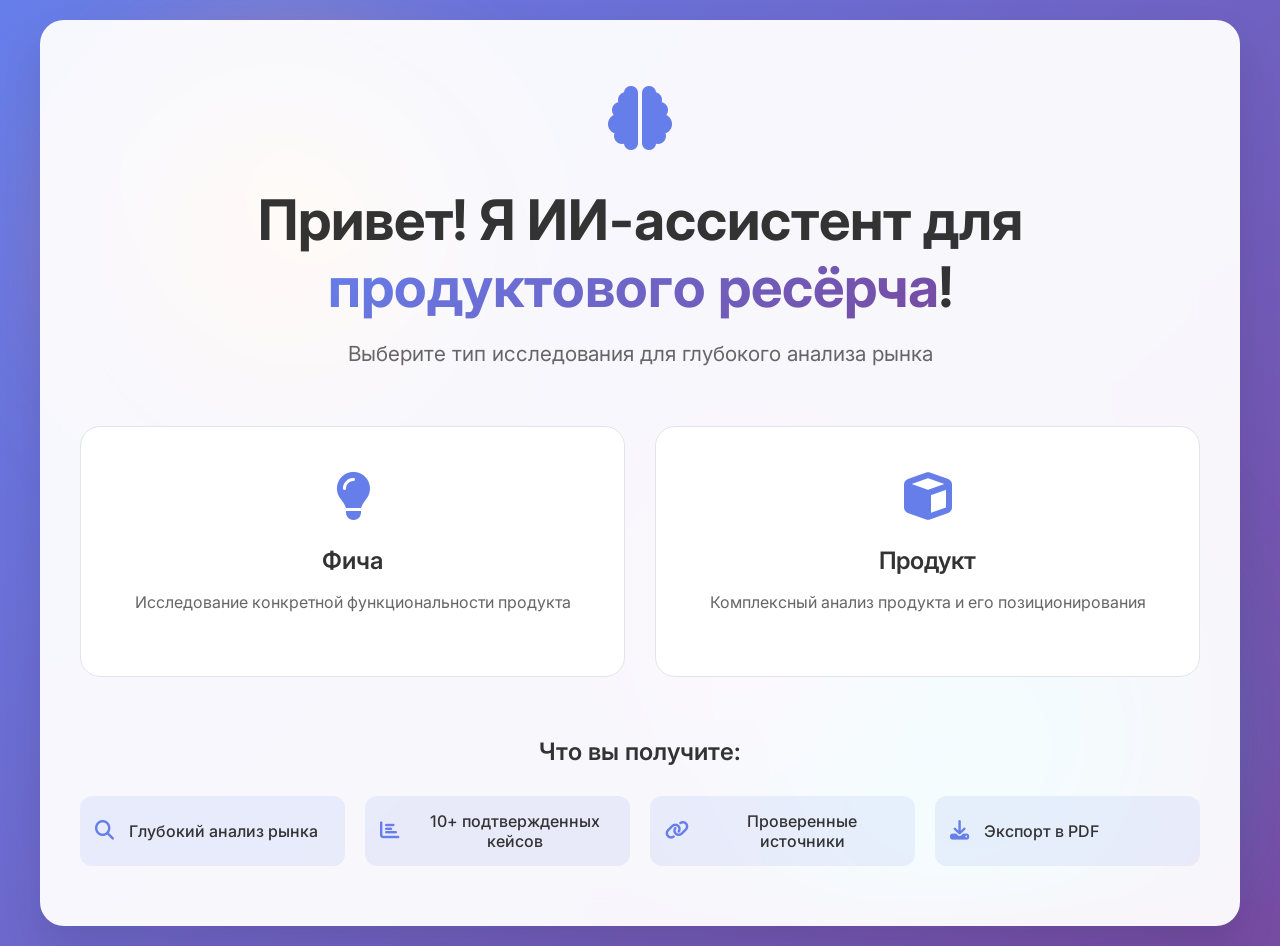
<file: index.html>
<!DOCTYPE html>
<html lang="ru">
<head>
    <meta charset="UTF-8">
    <meta name="viewport" content="width=device-width, initial-scale=1.0">
    <title>AI Research Assistant</title>
    <link rel="icon" type="image/jpeg" href="./static/logo.jpg">
    <link rel="stylesheet" href="./static/css/style.css">
    <link href="https://fonts.googleapis.com/css2?family=Inter:wght@300;400;500;600;700&display=swap" rel="stylesheet">
    <link rel="stylesheet" href="https://cdnjs.cloudflare.com/ajax/libs/font-awesome/6.4.0/css/all.min.css">
</head>
<body>
    <div class="container">
        <!-- Animated Background -->
        <div class="background-animation">
            <div class="gradient-orb orb-1"></div>
            <div class="gradient-orb orb-2"></div>
            <div class="gradient-orb orb-3"></div>
        </div>

        <!-- Main Content -->
        <div class="main-content">
            <div class="hero-section">
                <div class="logo">
                    <i class="fas fa-brain"></i>
                </div>
                <h1 class="hero-title">
                    Привет! Я ИИ-ассистент для
                    <span class="gradient-text">продуктового ресёрча</span>!
                </h1>
                <p class="hero-subtitle">
                    Выберите тип исследования для глубокого анализа рынка
                </p>
            </div>

            <div class="research-options">
                <div class="option-card" onclick="selectOption(event, 'feature')">
                    <div class="card-icon">
                        <i class="fas fa-lightbulb"></i>
                    </div>
                    <h3>Фича</h3>
                    <p>Исследование конкретной функциональности продукта</p>
                    <div class="card-arrow">
                        <i class="fas fa-arrow-right"></i>
                    </div>
                </div>

                <div class="option-card" onclick="selectOption(event, 'product')">
                    <div class="card-icon">
                        <i class="fas fa-cube"></i>
                    </div>
                    <h3>Продукт</h3>
                    <p>Комплексный анализ продукта и его позиционирования</p>
                    <div class="card-arrow">
                        <i class="fas fa-arrow-right"></i>
                    </div>
                </div>

            </div>

            <div class="features-preview">
                <h3>Что вы получите:</h3>
                <div class="features-grid">
                    <div class="feature-item">
                        <i class="fas fa-search"></i>
                        <span>Глубокий анализ рынка</span>
                    </div>
                    <div class="feature-item">
                        <i class="fas fa-chart-bar"></i>
                        <span>10+ подтвержденных кейсов</span>
                    </div>
                    <div class="feature-item">
                        <i class="fas fa-link"></i>
                        <span>Проверенные источники</span>
                    </div>
                    <div class="feature-item">
                        <i class="fas fa-download"></i>
                        <span>Экспорт в PDF</span>
                    </div>
                </div>
            </div>
        </div>
    </div>

    <script src="./static/js/main.js"></script>
</body>
</html>
</file>
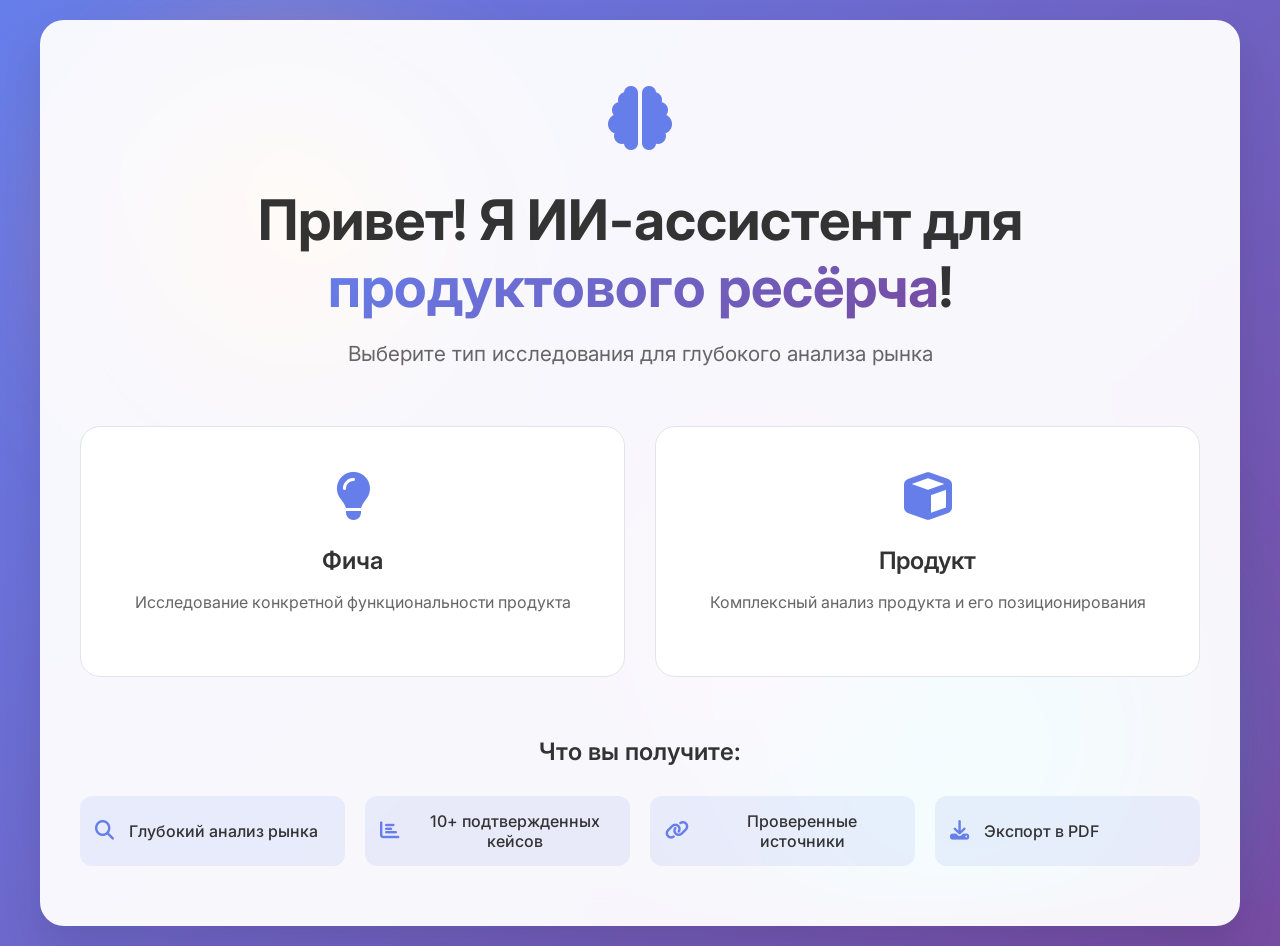
<file: templates/index.html>
<!DOCTYPE html>
<html lang="ru">
<head>
    <meta charset="UTF-8">
    <meta name="viewport" content="width=device-width, initial-scale=1.0">
    <title>AI Research Assistant</title>
    <link rel="icon" type="image/jpeg" href="/static/logo.jpg">
    <link rel="stylesheet" href="/static/css/style.css">
    <link href="https://fonts.googleapis.com/css2?family=Inter:wght@300;400;500;600;700&display=swap" rel="stylesheet">
    <link rel="stylesheet" href="https://cdnjs.cloudflare.com/ajax/libs/font-awesome/6.4.0/css/all.min.css">
</head>
<body>
    <div class="container">
        <!-- Animated Background -->
        <div class="background-animation">
            <div class="gradient-orb orb-1"></div>
            <div class="gradient-orb orb-2"></div>
            <div class="gradient-orb orb-3"></div>
        </div>

        <!-- Main Content -->
        <div class="main-content">
            <div class="hero-section">
                <div class="logo">
                    <i class="fas fa-brain"></i>
                </div>
                <h1 class="hero-title">
                    Привет! Я ИИ-ассистент для 
                    <span class="gradient-text">продуктового ресёрча</span>!
                </h1>
                <p class="hero-subtitle">
                    Выберите тип исследования для глубокого анализа рынка
                </p>
            </div>

            <div class="research-options">
                <div class="option-card" onclick="selectOption('feature')">
                    <div class="card-icon">
                        <i class="fas fa-lightbulb"></i>
                    </div>
                    <h3>Фича</h3>
                    <p>Исследование конкретной функциональности продукта</p>
                    <div class="card-arrow">
                        <i class="fas fa-arrow-right"></i>
                    </div>
                </div>

                <div class="option-card" onclick="selectOption('product')">
                    <div class="card-icon">
                        <i class="fas fa-cube"></i>
                    </div>
                    <h3>Продукт</h3>
                    <p>Комплексный анализ продукта и его позиционирования</p>
                    <div class="card-arrow">
                        <i class="fas fa-arrow-right"></i>
                    </div>
                </div>

            </div>

            <div class="features-preview">
                <h3>Что вы получите:</h3>
                <div class="features-grid">
                    <div class="feature-item">
                        <i class="fas fa-search"></i>
                        <span>Глубокий анализ рынка</span>
                    </div>
                    <div class="feature-item">
                        <i class="fas fa-chart-bar"></i>
                        <span>10+ подтвержденных кейсов</span>
                    </div>
                    <div class="feature-item">
                        <i class="fas fa-link"></i>
                        <span>Проверенные источники</span>
                    </div>
                    <div class="feature-item">
                        <i class="fas fa-download"></i>
                        <span>Экспорт в PDF</span>
                    </div>
                </div>
            </div>
        </div>
    </div>

    <script src="/static/js/main.js"></script>
</body>
</html>
</file>
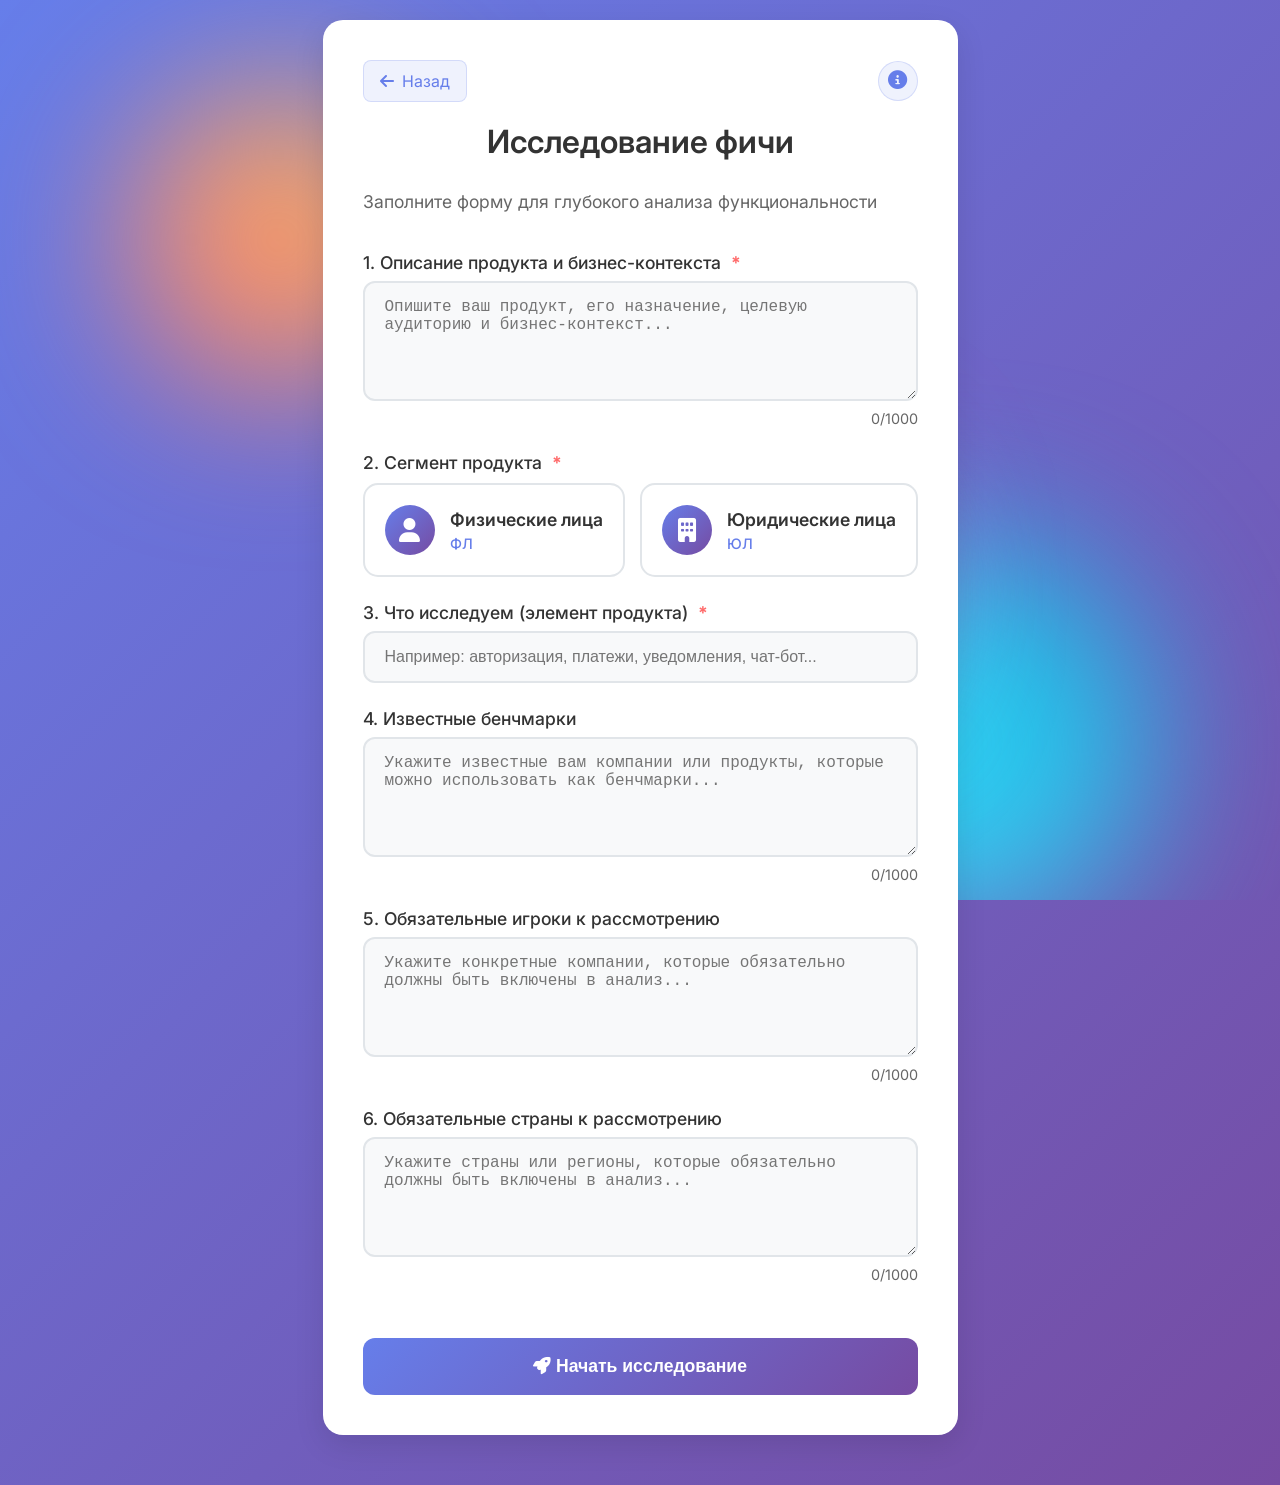
<file: feature_form.html>
<!DOCTYPE html>
<html lang="ru">
<head>
    <meta charset="UTF-8">
    <meta name="viewport" content="width=device-width, initial-scale=1.0">
    <title>Исследование фичи - AI Research Assistant</title>
    <link rel="icon" type="image/jpeg" href="./static/logo.jpg">
    <link rel="stylesheet" href="./static/css/style.css">
    <link href="https://fonts.googleapis.com/css2?family=Inter:wght@300;400;500;600;700&display=swap" rel="stylesheet">
    <link rel="stylesheet" href="https://cdnjs.cloudflare.com/ajax/libs/font-awesome/6.4.0/css/all.min.css">
</head>
<body>
    <div class="container">
        <!-- Animated Background -->
        <div class="background-animation">
            <div class="gradient-orb orb-1"></div>
            <div class="gradient-orb orb-2"></div>
            <div class="gradient-orb orb-3"></div>
        </div>

        <!-- Main Content -->
        <div>
            <div class="form-container">
                <div class="form-section">
                    <div class="form-header">
                        <div class="header-controls">
                            <div class="back-btn" onclick="goBack()">
                                <i class="fas fa-arrow-left"></i>
                                <span>Назад</span>
                            </div>
                            <div class="help-trigger" onclick="toggleHelp()">
                                <i class="fas fa-info-circle"></i>
                            </div>
                        </div>
                        <h1 class="form-title">
                            Исследование фичи
                        </h1>
                        <p class="form-subtitle">
                            Заполните форму для глубокого анализа функциональности
                        </p>
                    </div>

                    <form action="/process-feature" method="post" onsubmit="return validateAndSubmit()">
                        <!-- 1. Описание продукта и бизнес-контекста -->
                        <div class="form-group">
                            <label class="form-label required" for="product_description">
                                1. Описание продукта и бизнес-контекста
                                <span class="required-star">*</span>
                            </label>
                            <textarea 
                                id="product_description" 
                                name="product_description" 
                                class="form-textarea" 
                                placeholder="Опишите ваш продукт, его назначение, целевую аудиторию и бизнес-контекст..."
                                required
                            ></textarea>
                        </div>

                        <!-- 2. Сегмент продукта -->
                        <div class="form-group">
                            <label class="form-label required">
                                2. Сегмент продукта
                                <span class="required-star">*</span>
                            </label>
                            <div class="segment-selector">
                                <div class="segment-option">
                                    <input type="radio" id="segment_fl" name="segment" value="ФЛ" required>
                                    <label for="segment_fl" class="segment-label">
                                        <div class="segment-icon">
                                            <i class="fas fa-user"></i>
                                        </div>
                                        <div class="segment-content">
                                            <div class="segment-title">Физические лица</div>
                                            <div class="segment-subtitle">ФЛ</div>
                                        </div>
                                    </label>
                                </div>
                                <div class="segment-option">
                                    <input type="radio" id="segment_ul" name="segment" value="ЮЛ" required>
                                    <label for="segment_ul" class="segment-label">
                                        <div class="segment-icon">
                                            <i class="fas fa-building"></i>
                                        </div>
                                        <div class="segment-content">
                                            <div class="segment-title">Юридические лица</div>
                                            <div class="segment-subtitle">ЮЛ</div>
                                        </div>
                                    </label>
                                </div>
                            </div>
                        </div>

                        <!-- 3. Что исследуем -->
                        <div class="form-group">
                            <label class="form-label required" for="research_element">
                                3. Что исследуем (элемент продукта)
                                <span class="required-star">*</span>
                            </label>
                            <input 
                                type="text" 
                                id="research_element" 
                                name="research_element" 
                                class="form-input" 
                                placeholder="Например: авторизация, платежи, уведомления, чат-бот..."
                                required
                            >
                        </div>

                        <!-- 4. Известные бенчмарки -->
                        <div class="form-group">
                            <label class="form-label" for="benchmarks">
                                4. Известные бенчмарки
                            </label>
                            <textarea 
                                id="benchmarks" 
                                name="benchmarks" 
                                class="form-textarea" 
                                placeholder="Укажите известные вам компании или продукты, которые можно использовать как бенчмарки..."
                            ></textarea>
                        </div>

                        <!-- 5. Обязательные игроки -->
                        <div class="form-group">
                            <label class="form-label" for="required_players">
                                5. Обязательные игроки к рассмотрению
                            </label>
                            <textarea 
                                id="required_players" 
                                name="required_players" 
                                class="form-textarea" 
                                placeholder="Укажите конкретные компании, которые обязательно должны быть включены в анализ..."
                            ></textarea>
                        </div>

                        <!-- 6. Обязательные страны -->
                        <div class="form-group">
                            <label class="form-label" for="required_countries">
                                6. Обязательные страны к рассмотрению
                            </label>
                            <textarea 
                                id="required_countries" 
                                name="required_countries" 
                                class="form-textarea" 
                                placeholder="Укажите страны или регионы, которые обязательно должны быть включены в анализ..."
                            ></textarea>
                        </div>

                        <!-- Submit Button -->
                        <button type="submit" class="submit-btn">
                            <i class="fas fa-rocket"></i>
                            Начать исследование
                        </button>
                    </form>
                </div>

                <!-- Help Overlay -->
                <div class="help-overlay" id="helpOverlay" onclick="toggleHelp()"></div>
                
                <!-- Help Section -->
                <div class="help-section" id="helpSection">
                    <div class="help-header">
                        <h3><i class="fas fa-question-circle"></i> Как заполнить форму?</h3>
                        <button class="help-close" onclick="toggleHelp()">
                            <i class="fas fa-times"></i>
                        </button>
                    </div>
                    <div class="help-grid">
                        <div class="help-item">
                            <i class="fas fa-lightbulb"></i>
                            <div class="help-content">
                                <strong>Будьте конкретны</strong>
                                <p>Чем детальнее описание, тем точнее анализ</p>
                            </div>
                        </div>
                        <div class="help-item">
                            <i class="fas fa-flag"></i>
                            <div class="help-content">
                                <strong>Фокусируйтесь на цели</strong>
                                <p>Укажите, что именно вы хотите улучшить</p>
                            </div>
                        </div>
                        <div class="help-item">
                            <i class="fas fa-globe"></i>
                            <div class="help-content">
                                <strong>Учитывайте контекст</strong>
                                <p>Укажите рынок и целевую аудиторию</p>
                            </div>
                        </div>
                    </div>
                </div>
            </div>
        </div>
    </div>

    <script src="./static/js/main.js"></script>
    <script>
        function goBack() {
            window.history.back();
        }

        function toggleHelp() {
            const helpSection = document.getElementById('helpSection');
            const helpOverlay = document.getElementById('helpOverlay');
            const helpTrigger = document.querySelector('.help-trigger');
            
            if (helpSection.classList.contains('active')) {
                helpSection.classList.remove('active');
                helpOverlay.classList.remove('active');
                helpTrigger.classList.remove('active');
            } else {
                helpSection.classList.add('active');
                helpOverlay.classList.add('active');
                helpTrigger.classList.add('active');
            }
        }

        function validateAndSubmit() {
            const form = document.querySelector('form');
            const requiredFields = form.querySelectorAll('[required]');
            let isValid = true;

            requiredFields.forEach(field => {
                if (!field.value.trim()) {
                    field.style.borderColor = '#ff6b6b';
                    isValid = false;
                } else {
                    field.style.borderColor = '#e1e5e9';
                }
            });

            if (!isValid) {
                alert('Пожалуйста, заполните все обязательные поля');
                return false;
            }

            // Show loading state
            const submitBtn = document.querySelector('.submit-btn');
            submitBtn.innerHTML = '<i class="fas fa-spinner fa-spin"></i> Отправка...';
            submitBtn.disabled = true;

            return true;
        }

        // Add character counters to textareas
        document.querySelectorAll('textarea').forEach(textarea => {
            const maxLength = 1000;
            const counter = document.createElement('div');
            counter.className = 'char-counter';
            counter.style.textAlign = 'right';
            counter.style.fontSize = '0.9rem';
            counter.style.color = '#666';
            counter.style.marginTop = '5px';
            
            textarea.parentNode.appendChild(counter);
            
            function updateCounter() {
                const length = textarea.value.length;
                counter.textContent = `${length}/${maxLength}`;
                if (length > maxLength * 0.9) {
                    counter.style.color = '#ff6b6b';
                } else {
                    counter.style.color = '#666';
                }
            }
            
            textarea.addEventListener('input', updateCounter);
            updateCounter();
        });

        // Close help on Escape key
        document.addEventListener('keydown', function(e) {
            if (e.key === 'Escape') {
                const helpSection = document.getElementById('helpSection');
                if (helpSection && helpSection.classList.contains('active')) {
                    toggleHelp();
                }
            }
        });
    </script>

    <style>
        .form-header {
            position: relative;
            margin-bottom: 40px;
        }

        .back-btn {
            display: inline-flex;
            align-items: center;
            gap: 8px;
            color: #667eea;
            cursor: pointer;
            transition: all 0.3s ease;
        }

        .header-right {
            position: absolute;
            top: 0;
            right: 0;
        }

        .help-trigger {
            width: 40px;
            height: 40px;
            background: rgba(102, 126, 234, 0.1);
            border-radius: 50%;
            display: flex;
            align-items: center;
            justify-content: center;
            color: #667eea;
            cursor: pointer;
            transition: all 0.3s ease;
            font-size: 1.2rem;
        }

        .help-trigger:hover {
            background: rgba(102, 126, 234, 0.2);
            transform: scale(1.1);
        }

        .help-trigger.active {
            background: #667eea;
            color: white;
            animation: pulse 0.6s ease-in-out;
        }

        @keyframes pulse {
            0% { transform: scale(1); }
            50% { transform: scale(1.2); }
            100% { transform: scale(1); }
        }

        .back-btn:hover {
            color: #764ba2;
            transform: translateX(-5px);
        }

        .form-subtitle {
            color: #666;
            font-size: 1.1rem;
            margin-top: 10px;
        }

        .help-section {
            position: fixed;
            top: 50%;
            left: 50%;
            transform: translate(-50%, -50%) scale(0.8);
            background: white;
            border-radius: 20px;
            padding: 30px;
            box-shadow: 0 20px 60px rgba(0, 0, 0, 0.3);
            z-index: 1000;
            max-width: 500px;
            width: 90%;
            opacity: 0;
            visibility: hidden;
            transition: all 0.3s ease;
        }

        .help-section.active {
            opacity: 1;
            visibility: visible;
            transform: translate(-50%, -50%) scale(1);
        }

        .help-overlay {
            position: fixed;
            top: 0;
            left: 0;
            width: 100%;
            height: 100%;
            background: rgba(0, 0, 0, 0.5);
            z-index: 999;
            opacity: 0;
            visibility: hidden;
            transition: all 0.3s ease;
        }

        .help-overlay.active {
            opacity: 1;
            visibility: visible;
        }

        .help-header {
            display: flex;
            justify-content: space-between;
            align-items: center;
            margin-bottom: 20px;
        }

        .help-section h3 {
            color: #333;
            margin: 0;
            display: flex;
            align-items: center;
            gap: 10px;
        }

        .help-close {
            background: none;
            border: none;
            color: #999;
            cursor: pointer;
            font-size: 1.2rem;
            padding: 5px;
            border-radius: 50%;
            transition: all 0.3s ease;
            width: 30px;
            height: 30px;
            display: flex;
            align-items: center;
            justify-content: center;
        }

        .help-close:hover {
            background: rgba(255, 0, 0, 0.1);
            color: #ff6b6b;
        }

        .help-grid {
            display: grid;
            grid-template-columns: repeat(auto-fit, minmax(250px, 1fr));
            gap: 20px;
        }

        .help-item {
            display: flex;
            gap: 15px;
            align-items: flex-start;
        }

        .help-item i {
            color: #667eea;
            font-size: 1.2rem;
            margin-top: 5px;
        }

        .help-item strong {
            display: block;
            margin-bottom: 5px;
            color: #333;
        }

        .help-item strong i {
            color: #667eea;
            margin-right: 8px;
            font-size: 0.9rem;
        }

        .help-item p {
            color: #666;
            font-size: 0.9rem;
            line-height: 1.5;
        }

        .char-counter {
            font-size: 0.8rem;
            color: #999;
        }

        @media (max-width: 768px) {
            .help-grid {
                grid-template-columns: 1fr;
            }
            
            .header-right {
                position: static;
                display: flex;
                justify-content: flex-end;
                margin-bottom: 20px;
            }
            
            .help-trigger {
                width: 35px;
                height: 35px;
                font-size: 1rem;
            }
            
            .help-section {
                max-width: 95%;
                padding: 20px;
            }
            
            .help-header {
                flex-direction: row;
                gap: 15px;
                align-items: flex-start;
            }
        }
    </style>
</body>
</html>
</file>
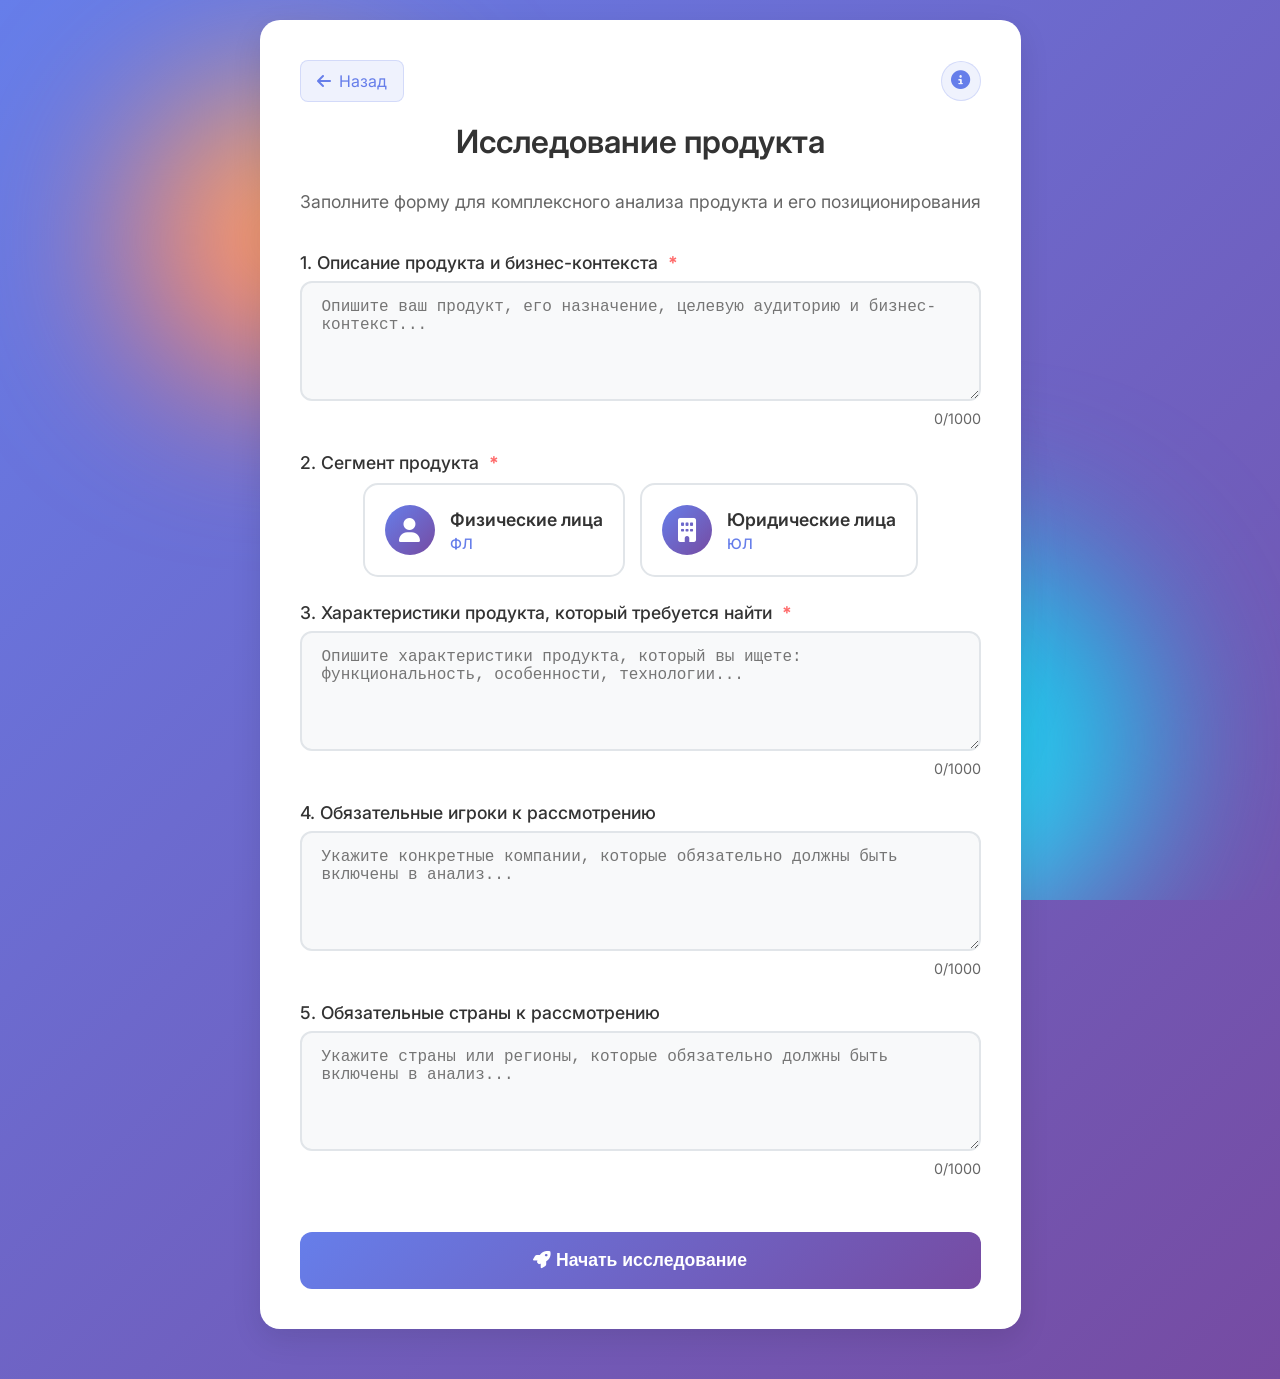
<file: product_form.html>
<!DOCTYPE html>
<html lang="ru">
<head>
    <meta charset="UTF-8">
    <meta name="viewport" content="width=device-width, initial-scale=1.0">
    <title>Исследование продукта - AI Research Assistant</title>
    <link rel="icon" type="image/jpeg" href="./static/logo.jpg">
    <link rel="stylesheet" href="./static/css/style.css">
    <link href="https://fonts.googleapis.com/css2?family=Inter:wght@300;400;500;600;700&display=swap" rel="stylesheet">
    <link rel="stylesheet" href="https://cdnjs.cloudflare.com/ajax/libs/font-awesome/6.4.0/css/all.min.css">
</head>
<body>
    <div class="container">
        <!-- Animated Background -->
        <div class="background-animation">
            <div class="gradient-orb orb-1"></div>
            <div class="gradient-orb orb-2"></div>
            <div class="gradient-orb orb-3"></div>
        </div>

        <!-- Main Content -->
        <div>
            <div class="form-container">
                <div class="form-section">
                    <div class="form-header">
                        <div class="header-controls">
                            <div class="back-btn" onclick="goBack()">
                                <i class="fas fa-arrow-left"></i>
                                <span>Назад</span>
                            </div>
                            <div class="help-trigger" onclick="toggleHelp()">
                                <i class="fas fa-info-circle"></i>
                            </div>
                        </div>
                        <h1 class="form-title">
                            Исследование продукта
                        </h1>
                        <p class="form-subtitle">
                            Заполните форму для комплексного анализа продукта и его позиционирования
                        </p>
                    </div>

                    <form action="/process-product" method="post" onsubmit="return validateAndSubmit()">
                        <!-- 1. Описание продукта и бизнес-контекста -->
                        <div class="form-group">
                            <label class="form-label required" for="product_description">
                                1. Описание продукта и бизнес-контекста
                                <span class="required-star">*</span>
                            </label>
                            <textarea 
                                id="product_description" 
                                name="product_description" 
                                class="form-textarea" 
                                placeholder="Опишите ваш продукт, его назначение, целевую аудиторию и бизнес-контекст..."
                                required
                            ></textarea>
                        </div>

                        <!-- 2. Сегмент продукта -->
                        <div class="form-group">
                            <label class="form-label required">
                                2. Сегмент продукта
                                <span class="required-star">*</span>
                            </label>
                            <div class="segment-selector">
                                <div class="segment-option">
                                    <input type="radio" id="segment_fl" name="segment" value="ФЛ" required>
                                    <label for="segment_fl" class="segment-label">
                                        <div class="segment-icon">
                                            <i class="fas fa-user"></i>
                                        </div>
                                        <div class="segment-content">
                                            <div class="segment-title">Физические лица</div>
                                            <div class="segment-subtitle">ФЛ</div>
                                        </div>
                                    </label>
                                </div>
                                <div class="segment-option">
                                    <input type="radio" id="segment_ul" name="segment" value="ЮЛ" required>
                                    <label for="segment_ul" class="segment-label">
                                        <div class="segment-icon">
                                            <i class="fas fa-building"></i>
                                        </div>
                                        <div class="segment-content">
                                            <div class="segment-title">Юридические лица</div>
                                            <div class="segment-subtitle">ЮЛ</div>
                                        </div>
                                    </label>
                                </div>
                            </div>
                        </div>

                        <!-- 3. Характеристики продукта -->
                        <div class="form-group">
                            <label class="form-label required" for="product_characteristics">
                                3. Характеристики продукта, который требуется найти
                                <span class="required-star">*</span>
                            </label>
                            <textarea 
                                id="product_characteristics" 
                                name="product_characteristics" 
                                class="form-textarea" 
                                placeholder="Опишите характеристики продукта, который вы ищете: функциональность, особенности, технологии..."
                                required
                            ></textarea>
                        </div>

                        <!-- 4. Обязательные игроки -->
                        <div class="form-group">
                            <label class="form-label" for="required_players">
                                4. Обязательные игроки к рассмотрению
                            </label>
                            <textarea 
                                id="required_players" 
                                name="required_players" 
                                class="form-textarea" 
                                placeholder="Укажите конкретные компании, которые обязательно должны быть включены в анализ..."
                            ></textarea>
                        </div>

                        <!-- 5. Обязательные страны -->
                        <div class="form-group">
                            <label class="form-label" for="required_countries">
                                5. Обязательные страны к рассмотрению
                            </label>
                            <textarea 
                                id="required_countries" 
                                name="required_countries" 
                                class="form-textarea" 
                                placeholder="Укажите страны или регионы, которые обязательно должны быть включены в анализ..."
                            ></textarea>
                        </div>

                        <!-- Submit Button -->
                        <button type="submit" class="submit-btn">
                            <i class="fas fa-rocket"></i>
                            Начать исследование
                        </button>
                    </form>
                </div>

                <!-- Help Overlay -->
                <div class="help-overlay" id="helpOverlay" onclick="toggleHelp()"></div>
                
                <!-- Help Section -->
                <div class="help-section" id="helpSection">
                    <div class="help-header">
                        <h3><i class="fas fa-question-circle"></i> Как заполнить форму?</h3>
                        <button class="help-close" onclick="toggleHelp()">
                            <i class="fas fa-times"></i>
                        </button>
                    </div>
                    <div class="help-grid">
                        <div class="help-item">
                            <i class="fas fa-lightbulb"></i>
                            <div class="help-content">
                                <strong>Будьте конкретны</strong>
                                <p>Чем детальнее описание, тем точнее анализ</p>
                            </div>
                        </div>
                        <div class="help-item">
                            <i class="fas fa-flag"></i>
                            <div class="help-content">
                                <strong>Фокусируйтесь на цели</strong>
                                <p>Укажите, что именно вы хотите исследовать</p>
                            </div>
                        </div>
                        <div class="help-item">
                            <i class="fas fa-globe"></i>
                            <div class="help-content">
                                <strong>Учитывайте контекст</strong>
                                <p>Укажите рынок и целевую аудиторию</p>
                            </div>
                        </div>
                    </div>
                </div>
            </div>
        </div>
    </div>

    <script src="./static/js/main.js"></script>
    <script>
        function goBack() {
            window.history.back();
        }

        function toggleHelp() {
            const helpSection = document.getElementById('helpSection');
            const helpOverlay = document.getElementById('helpOverlay');
            const helpTrigger = document.querySelector('.help-trigger');
            
            if (helpSection.classList.contains('active')) {
                helpSection.classList.remove('active');
                helpOverlay.classList.remove('active');
                helpTrigger.classList.remove('active');
            } else {
                helpSection.classList.add('active');
                helpOverlay.classList.add('active');
                helpTrigger.classList.add('active');
            }
        }

        function validateAndSubmit() {
            const form = document.querySelector('form');
            const requiredFields = form.querySelectorAll('[required]');
            let isValid = true;

            requiredFields.forEach(field => {
                if (!field.value.trim()) {
                    field.style.borderColor = '#ff6b6b';
                    isValid = false;
                } else {
                    field.style.borderColor = '#e1e5e9';
                }
            });

            if (!isValid) {
                alert('Пожалуйста, заполните все обязательные поля');
                return false;
            }

            // Show loading state
            const submitBtn = document.querySelector('.submit-btn');
            submitBtn.innerHTML = '<i class="fas fa-spinner fa-spin"></i> Отправка...';
            submitBtn.disabled = true;

            return true;
        }

        // Add character counters to textareas
        document.querySelectorAll('textarea').forEach(textarea => {
            const maxLength = 1000;
            const counter = document.createElement('div');
            counter.className = 'char-counter';
            counter.style.textAlign = 'right';
            counter.style.fontSize = '0.9rem';
            counter.style.color = '#666';
            counter.style.marginTop = '5px';
            
            textarea.parentNode.appendChild(counter);
            
            function updateCounter() {
                const length = textarea.value.length;
                counter.textContent = length + '/' + maxLength;
                if (length > maxLength * 0.9) {
                    counter.style.color = '#ff6b6b';
                } else {
                    counter.style.color = '#666';
                }
            }
            
            textarea.addEventListener('input', updateCounter);
            updateCounter();
        });

        // Close help on Escape key
        document.addEventListener('keydown', function(e) {
            if (e.key === 'Escape') {
                const helpSection = document.getElementById('helpSection');
                if (helpSection && helpSection.classList.contains('active')) {
                    toggleHelp();
                }
            }
        });
    </script>

    <style>
        .form-header {
            position: relative;
            margin-bottom: 40px;
        }

        .back-btn {
            display: inline-flex;
            align-items: center;
            gap: 8px;
            color: #667eea;
            cursor: pointer;
            transition: all 0.3s ease;
        }

        .header-right {
            position: absolute;
            top: 0;
            right: 0;
        }

        .help-trigger {
            width: 40px;
            height: 40px;
            background: rgba(102, 126, 234, 0.1);
            border-radius: 50%;
            display: flex;
            align-items: center;
            justify-content: center;
            color: #667eea;
            cursor: pointer;
            transition: all 0.3s ease;
            font-size: 1.2rem;
        }

        .help-trigger:hover {
            background: rgba(102, 126, 234, 0.2);
            transform: scale(1.1);
        }

        .help-trigger.active {
            background: #667eea;
            color: white;
            animation: pulse 0.6s ease-in-out;
        }

        @keyframes pulse {
            0% { transform: scale(1); }
            50% { transform: scale(1.2); }
            100% { transform: scale(1); }
        }

        .back-btn:hover {
            color: #764ba2;
            transform: translateX(-5px);
        }

        .form-subtitle {
            color: #666;
            font-size: 1.1rem;
            margin-top: 10px;
        }

        .help-section {
            position: fixed;
            top: 50%;
            left: 50%;
            transform: translate(-50%, -50%) scale(0.8);
            background: white;
            border-radius: 20px;
            padding: 30px;
            box-shadow: 0 20px 60px rgba(0, 0, 0, 0.3);
            z-index: 1000;
            max-width: 500px;
            width: 90%;
            opacity: 0;
            visibility: hidden;
            transition: all 0.3s ease;
        }

        .help-section.active {
            opacity: 1;
            visibility: visible;
            transform: translate(-50%, -50%) scale(1);
        }

        .help-overlay {
            position: fixed;
            top: 0;
            left: 0;
            width: 100%;
            height: 100%;
            background: rgba(0, 0, 0, 0.5);
            z-index: 999;
            opacity: 0;
            visibility: hidden;
            transition: all 0.3s ease;
        }

        .help-overlay.active {
            opacity: 1;
            visibility: visible;
        }

        .help-header {
            display: flex;
            justify-content: space-between;
            align-items: center;
            margin-bottom: 20px;
        }

        .help-section h3 {
            color: #333;
            margin: 0;
            display: flex;
            align-items: center;
            gap: 10px;
        }

        .help-close {
            background: none;
            border: none;
            color: #999;
            cursor: pointer;
            font-size: 1.2rem;
            padding: 5px;
            border-radius: 50%;
            transition: all 0.3s ease;
            width: 30px;
            height: 30px;
            display: flex;
            align-items: center;
            justify-content: center;
        }

        .help-close:hover {
            background: rgba(255, 0, 0, 0.1);
            color: #ff6b6b;
        }

        .help-grid {
            display: grid;
            grid-template-columns: repeat(auto-fit, minmax(250px, 1fr));
            gap: 20px;
        }

        .help-item {
            display: flex;
            gap: 15px;
            align-items: flex-start;
        }

        .help-item i {
            color: #667eea;
            font-size: 1.2rem;
            margin-top: 5px;
        }

        .help-item strong {
            display: block;
            margin-bottom: 5px;
            color: #333;
        }

        .help-item strong i {
            color: #667eea;
            margin-right: 8px;
            font-size: 0.9rem;
        }

        .help-item p {
            color: #666;
            font-size: 0.9rem;
            line-height: 1.5;
        }

        .char-counter {
            font-size: 0.8rem;
            color: #999;
        }

        @media (max-width: 768px) {
            .help-grid {
                grid-template-columns: 1fr;
            }
            
            .header-right {
                position: static;
                display: flex;
                justify-content: flex-end;
                margin-bottom: 20px;
            }
            
            .help-trigger {
                width: 35px;
                height: 35px;
                font-size: 1rem;
            }
            
            .help-section {
                max-width: 95%;
                padding: 20px;
            }
            
            .help-header {
                flex-direction: row;
                gap: 15px;
                align-items: flex-start;
            }
        }
    </style>
</body>
</html>
</file>
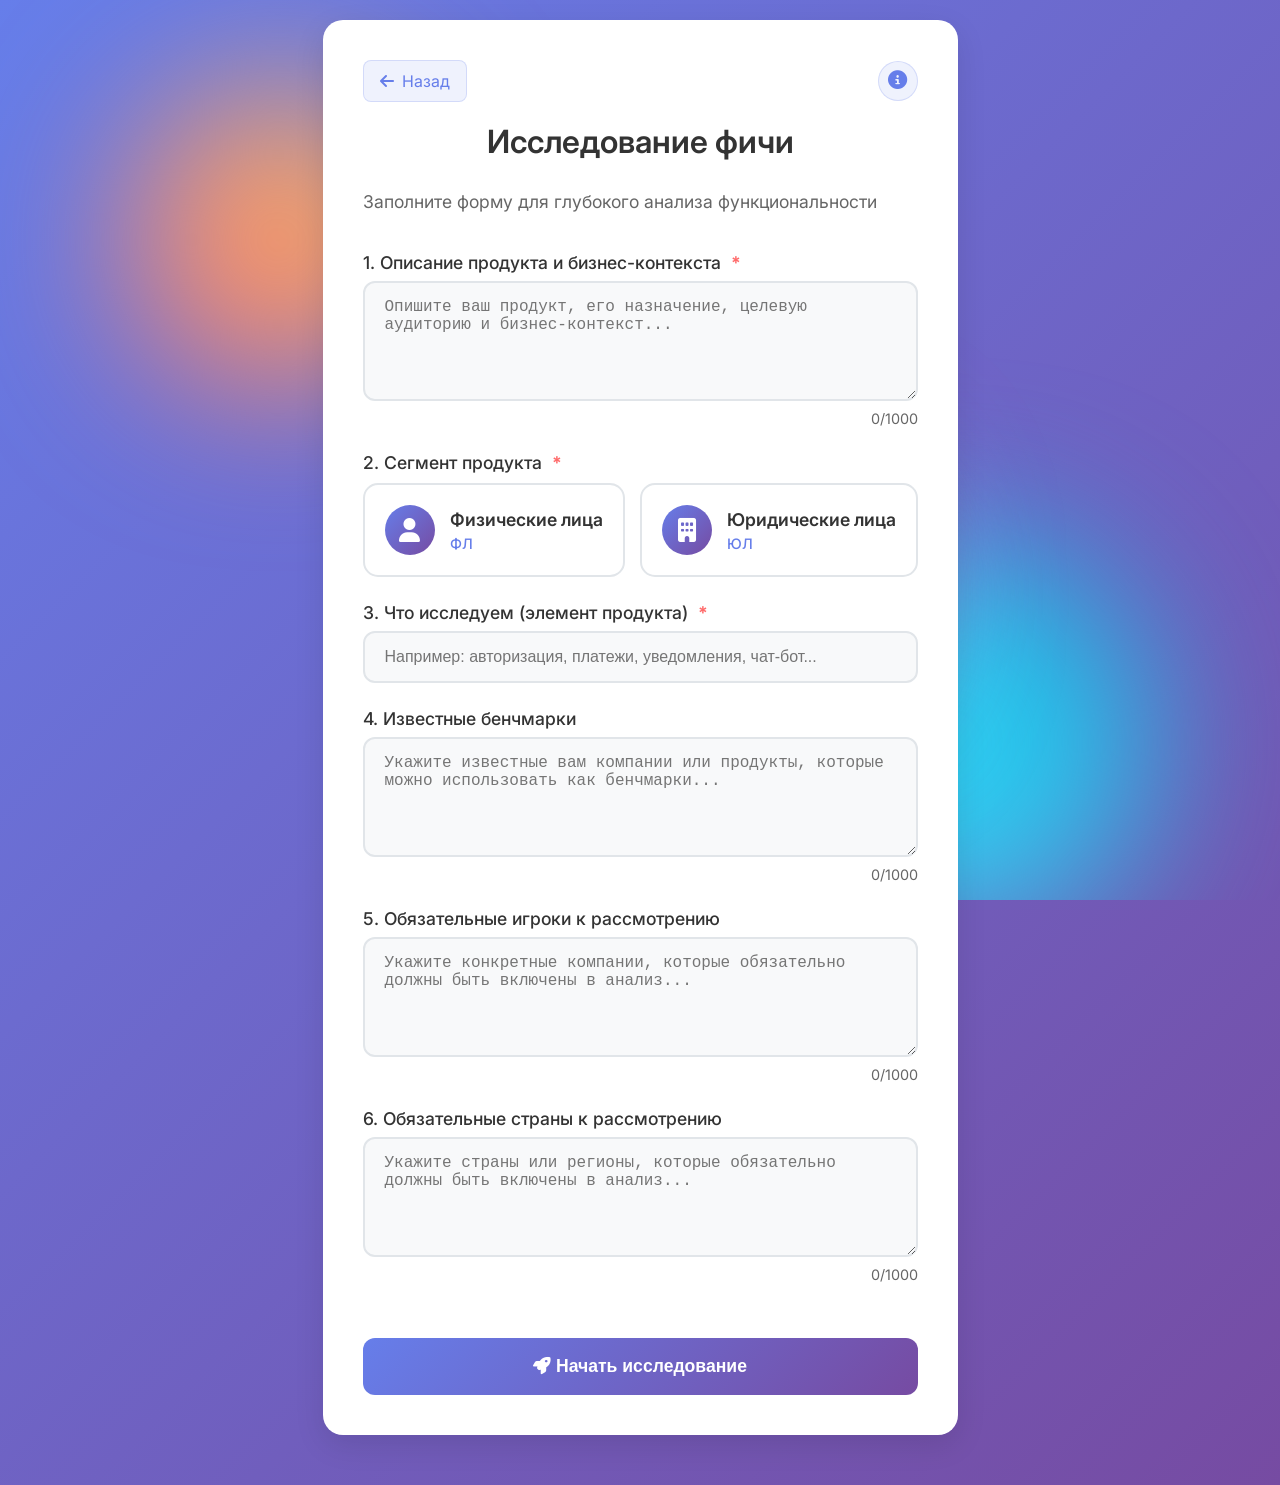
<file: templates/feature_form.html>
<!DOCTYPE html>
<html lang="ru">
<head>
    <meta charset="UTF-8">
    <meta name="viewport" content="width=device-width, initial-scale=1.0">
    <title>Исследование фичи - AI Research Assistant</title>
    <link rel="icon" type="image/jpeg" href="/static/logo.jpg">
    <link rel="stylesheet" href="/static/css/style.css">
    <link href="https://fonts.googleapis.com/css2?family=Inter:wght@300;400;500;600;700&display=swap" rel="stylesheet">
    <link rel="stylesheet" href="https://cdnjs.cloudflare.com/ajax/libs/font-awesome/6.4.0/css/all.min.css">
</head>
<body>
    <div class="container">
        <!-- Animated Background -->
        <div class="background-animation">
            <div class="gradient-orb orb-1"></div>
            <div class="gradient-orb orb-2"></div>
            <div class="gradient-orb orb-3"></div>
        </div>

        <!-- Main Content -->
        <div>
            <div class="form-container">
                <div class="form-section">
                    <div class="form-header">
                        <div class="header-controls">
                            <div class="back-btn" onclick="goBack()">
                                <i class="fas fa-arrow-left"></i>
                                <span>Назад</span>
                            </div>
                            <div class="help-trigger" onclick="toggleHelp()">
                                <i class="fas fa-info-circle"></i>
                            </div>
                        </div>
                        <h1 class="form-title">
                            Исследование фичи
                        </h1>
                        <p class="form-subtitle">
                            Заполните форму для глубокого анализа функциональности
                        </p>
                    </div>

                    <form action="/process-feature" method="post" onsubmit="return validateAndSubmit()">
                        <!-- 1. Описание продукта и бизнес-контекста -->
                        <div class="form-group">
                            <label class="form-label required" for="product_description">
                                1. Описание продукта и бизнес-контекста
                                <span class="required-star">*</span>
                            </label>
                            <textarea 
                                id="product_description" 
                                name="product_description" 
                                class="form-textarea" 
                                placeholder="Опишите ваш продукт, его назначение, целевую аудиторию и бизнес-контекст..."
                                required
                            ></textarea>
                        </div>

                        <!-- 2. Сегмент продукта -->
                        <div class="form-group">
                            <label class="form-label required">
                                2. Сегмент продукта
                                <span class="required-star">*</span>
                            </label>
                            <div class="segment-selector">
                                <div class="segment-option">
                                    <input type="radio" id="segment_fl" name="segment" value="ФЛ" required>
                                    <label for="segment_fl" class="segment-label">
                                        <div class="segment-icon">
                                            <i class="fas fa-user"></i>
                                        </div>
                                        <div class="segment-content">
                                            <div class="segment-title">Физические лица</div>
                                            <div class="segment-subtitle">ФЛ</div>
                                        </div>
                                    </label>
                                </div>
                                <div class="segment-option">
                                    <input type="radio" id="segment_ul" name="segment" value="ЮЛ" required>
                                    <label for="segment_ul" class="segment-label">
                                        <div class="segment-icon">
                                            <i class="fas fa-building"></i>
                                        </div>
                                        <div class="segment-content">
                                            <div class="segment-title">Юридические лица</div>
                                            <div class="segment-subtitle">ЮЛ</div>
                                        </div>
                                    </label>
                                </div>
                            </div>
                        </div>

                        <!-- 3. Что исследуем -->
                        <div class="form-group">
                            <label class="form-label required" for="research_element">
                                3. Что исследуем (элемент продукта)
                                <span class="required-star">*</span>
                            </label>
                            <input 
                                type="text" 
                                id="research_element" 
                                name="research_element" 
                                class="form-input" 
                                placeholder="Например: авторизация, платежи, уведомления, чат-бот..."
                                required
                            >
                        </div>

                        <!-- 4. Известные бенчмарки -->
                        <div class="form-group">
                            <label class="form-label" for="benchmarks">
                                4. Известные бенчмарки
                            </label>
                            <textarea 
                                id="benchmarks" 
                                name="benchmarks" 
                                class="form-textarea" 
                                placeholder="Укажите известные вам компании или продукты, которые можно использовать как бенчмарки..."
                            ></textarea>
                        </div>

                        <!-- 5. Обязательные игроки -->
                        <div class="form-group">
                            <label class="form-label" for="required_players">
                                5. Обязательные игроки к рассмотрению
                            </label>
                            <textarea 
                                id="required_players" 
                                name="required_players" 
                                class="form-textarea" 
                                placeholder="Укажите конкретные компании, которые обязательно должны быть включены в анализ..."
                            ></textarea>
                        </div>

                        <!-- 6. Обязательные страны -->
                        <div class="form-group">
                            <label class="form-label" for="required_countries">
                                6. Обязательные страны к рассмотрению
                            </label>
                            <textarea 
                                id="required_countries" 
                                name="required_countries" 
                                class="form-textarea" 
                                placeholder="Укажите страны или регионы, которые обязательно должны быть включены в анализ..."
                            ></textarea>
                        </div>

                        <!-- Submit Button -->
                        <button type="submit" class="submit-btn">
                            <i class="fas fa-rocket"></i>
                            Начать исследование
                        </button>
                    </form>
                </div>

                <!-- Help Overlay -->
                <div class="help-overlay" id="helpOverlay" onclick="toggleHelp()"></div>
                
                <!-- Help Section -->
                <div class="help-section" id="helpSection">
                    <div class="help-header">
                        <h3><i class="fas fa-question-circle"></i> Как заполнить форму?</h3>
                        <button class="help-close" onclick="toggleHelp()">
                            <i class="fas fa-times"></i>
                        </button>
                    </div>
                    <div class="help-grid">
                        <div class="help-item">
                            <i class="fas fa-lightbulb"></i>
                            <div class="help-content">
                                <strong>Будьте конкретны</strong>
                                <p>Чем детальнее описание, тем точнее анализ</p>
                            </div>
                        </div>
                        <div class="help-item">
                            <i class="fas fa-flag"></i>
                            <div class="help-content">
                                <strong>Фокусируйтесь на цели</strong>
                                <p>Укажите, что именно вы хотите улучшить</p>
                            </div>
                        </div>
                        <div class="help-item">
                            <i class="fas fa-globe"></i>
                            <div class="help-content">
                                <strong>Учитывайте контекст</strong>
                                <p>Укажите рынок и целевую аудиторию</p>
                            </div>
                        </div>
                    </div>
                </div>
            </div>
        </div>
    </div>

    <script src="/static/js/main.js"></script>
    <script>
        function goBack() {
            window.history.back();
        }

        function toggleHelp() {
            const helpSection = document.getElementById('helpSection');
            const helpOverlay = document.getElementById('helpOverlay');
            const helpTrigger = document.querySelector('.help-trigger');
            
            if (helpSection.classList.contains('active')) {
                helpSection.classList.remove('active');
                helpOverlay.classList.remove('active');
                helpTrigger.classList.remove('active');
            } else {
                helpSection.classList.add('active');
                helpOverlay.classList.add('active');
                helpTrigger.classList.add('active');
            }
        }

        function validateAndSubmit() {
            const form = document.querySelector('form');
            const requiredFields = form.querySelectorAll('[required]');
            let isValid = true;

            requiredFields.forEach(field => {
                if (!field.value.trim()) {
                    field.style.borderColor = '#ff6b6b';
                    isValid = false;
                } else {
                    field.style.borderColor = '#e1e5e9';
                }
            });

            if (!isValid) {
                alert('Пожалуйста, заполните все обязательные поля');
                return false;
            }

            // Show loading state
            const submitBtn = document.querySelector('.submit-btn');
            submitBtn.innerHTML = '<i class="fas fa-spinner fa-spin"></i> Отправка...';
            submitBtn.disabled = true;

            return true;
        }

        // Add character counters to textareas
        document.querySelectorAll('textarea').forEach(textarea => {
            const maxLength = 1000;
            const counter = document.createElement('div');
            counter.className = 'char-counter';
            counter.style.textAlign = 'right';
            counter.style.fontSize = '0.9rem';
            counter.style.color = '#666';
            counter.style.marginTop = '5px';
            
            textarea.parentNode.appendChild(counter);
            
            function updateCounter() {
                const length = textarea.value.length;
                counter.textContent = `${length}/${maxLength}`;
                if (length > maxLength * 0.9) {
                    counter.style.color = '#ff6b6b';
                } else {
                    counter.style.color = '#666';
                }
            }
            
            textarea.addEventListener('input', updateCounter);
            updateCounter();
        });

        // Close help on Escape key
        document.addEventListener('keydown', function(e) {
            if (e.key === 'Escape') {
                const helpSection = document.getElementById('helpSection');
                if (helpSection && helpSection.classList.contains('active')) {
                    toggleHelp();
                }
            }
        });
    </script>

    <style>
        .form-header {
            position: relative;
            margin-bottom: 40px;
        }

        .back-btn {
            display: inline-flex;
            align-items: center;
            gap: 8px;
            color: #667eea;
            cursor: pointer;
            transition: all 0.3s ease;
        }

        .header-right {
            position: absolute;
            top: 0;
            right: 0;
        }

        .help-trigger {
            width: 40px;
            height: 40px;
            background: rgba(102, 126, 234, 0.1);
            border-radius: 50%;
            display: flex;
            align-items: center;
            justify-content: center;
            color: #667eea;
            cursor: pointer;
            transition: all 0.3s ease;
            font-size: 1.2rem;
        }

        .help-trigger:hover {
            background: rgba(102, 126, 234, 0.2);
            transform: scale(1.1);
        }

        .help-trigger.active {
            background: #667eea;
            color: white;
            animation: pulse 0.6s ease-in-out;
        }

        @keyframes pulse {
            0% { transform: scale(1); }
            50% { transform: scale(1.2); }
            100% { transform: scale(1); }
        }

        .back-btn:hover {
            color: #764ba2;
            transform: translateX(-5px);
        }

        .form-subtitle {
            color: #666;
            font-size: 1.1rem;
            margin-top: 10px;
        }

        .help-section {
            position: fixed;
            top: 50%;
            left: 50%;
            transform: translate(-50%, -50%) scale(0.8);
            background: white;
            border-radius: 20px;
            padding: 30px;
            box-shadow: 0 20px 60px rgba(0, 0, 0, 0.3);
            z-index: 1000;
            max-width: 500px;
            width: 90%;
            opacity: 0;
            visibility: hidden;
            transition: all 0.3s ease;
        }

        .help-section.active {
            opacity: 1;
            visibility: visible;
            transform: translate(-50%, -50%) scale(1);
        }

        .help-overlay {
            position: fixed;
            top: 0;
            left: 0;
            width: 100%;
            height: 100%;
            background: rgba(0, 0, 0, 0.5);
            z-index: 999;
            opacity: 0;
            visibility: hidden;
            transition: all 0.3s ease;
        }

        .help-overlay.active {
            opacity: 1;
            visibility: visible;
        }

        .help-header {
            display: flex;
            justify-content: space-between;
            align-items: center;
            margin-bottom: 20px;
        }

        .help-section h3 {
            color: #333;
            margin: 0;
            display: flex;
            align-items: center;
            gap: 10px;
        }

        .help-close {
            background: none;
            border: none;
            color: #999;
            cursor: pointer;
            font-size: 1.2rem;
            padding: 5px;
            border-radius: 50%;
            transition: all 0.3s ease;
            width: 30px;
            height: 30px;
            display: flex;
            align-items: center;
            justify-content: center;
        }

        .help-close:hover {
            background: rgba(255, 0, 0, 0.1);
            color: #ff6b6b;
        }

        .help-grid {
            display: grid;
            grid-template-columns: repeat(auto-fit, minmax(250px, 1fr));
            gap: 20px;
        }

        .help-item {
            display: flex;
            gap: 15px;
            align-items: flex-start;
        }

        .help-item i {
            color: #667eea;
            font-size: 1.2rem;
            margin-top: 5px;
        }

        .help-item strong {
            display: block;
            margin-bottom: 5px;
            color: #333;
        }

        .help-item strong i {
            color: #667eea;
            margin-right: 8px;
            font-size: 0.9rem;
        }

        .help-item p {
            color: #666;
            font-size: 0.9rem;
            line-height: 1.5;
        }

        .char-counter {
            font-size: 0.8rem;
            color: #999;
        }

        @media (max-width: 768px) {
            .help-grid {
                grid-template-columns: 1fr;
            }
            
            .header-right {
                position: static;
                display: flex;
                justify-content: flex-end;
                margin-bottom: 20px;
            }
            
            .help-trigger {
                width: 35px;
                height: 35px;
                font-size: 1rem;
            }
            
            .help-section {
                max-width: 95%;
                padding: 20px;
            }
            
            .help-header {
                flex-direction: row;
                gap: 15px;
                align-items: flex-start;
            }
        }
    </style>
</body>
</html>
</file>
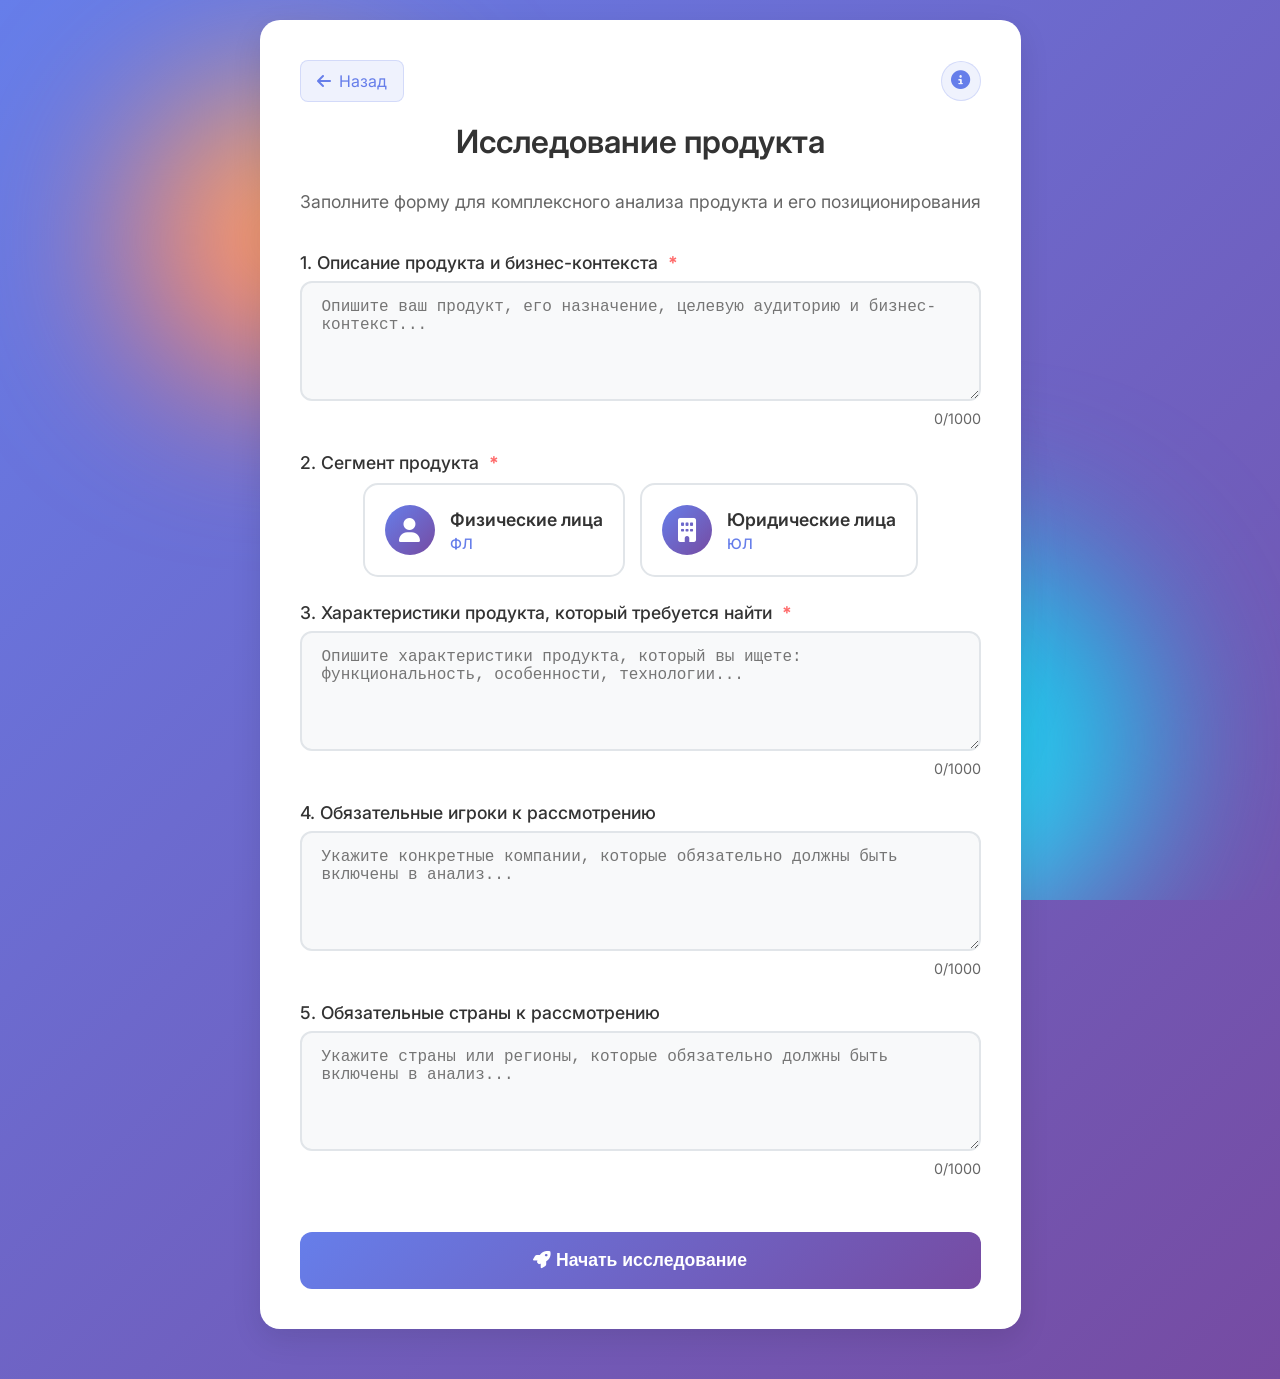
<file: templates/product_form.html>
<!DOCTYPE html>
<html lang="ru">
<head>
    <meta charset="UTF-8">
    <meta name="viewport" content="width=device-width, initial-scale=1.0">
    <title>Исследование продукта - AI Research Assistant</title>
    <link rel="icon" type="image/jpeg" href="/static/logo.jpg">
    <link rel="stylesheet" href="/static/css/style.css">
    <link href="https://fonts.googleapis.com/css2?family=Inter:wght@300;400;500;600;700&display=swap" rel="stylesheet">
    <link rel="stylesheet" href="https://cdnjs.cloudflare.com/ajax/libs/font-awesome/6.4.0/css/all.min.css">
</head>
<body>
    <div class="container">
        <!-- Animated Background -->
        <div class="background-animation">
            <div class="gradient-orb orb-1"></div>
            <div class="gradient-orb orb-2"></div>
            <div class="gradient-orb orb-3"></div>
        </div>

        <!-- Main Content -->
        <div>
            <div class="form-container">
                <div class="form-section">
                    <div class="form-header">
                        <div class="header-controls">
                            <div class="back-btn" onclick="goBack()">
                                <i class="fas fa-arrow-left"></i>
                                <span>Назад</span>
                            </div>
                            <div class="help-trigger" onclick="toggleHelp()">
                                <i class="fas fa-info-circle"></i>
                            </div>
                        </div>
                        <h1 class="form-title">
                            Исследование продукта
                        </h1>
                        <p class="form-subtitle">
                            Заполните форму для комплексного анализа продукта и его позиционирования
                        </p>
                    </div>

                    <form action="/process-product" method="post" onsubmit="return validateAndSubmit()">
                        <!-- 1. Описание продукта и бизнес-контекста -->
                        <div class="form-group">
                            <label class="form-label required" for="product_description">
                                1. Описание продукта и бизнес-контекста
                                <span class="required-star">*</span>
                            </label>
                            <textarea 
                                id="product_description" 
                                name="product_description" 
                                class="form-textarea" 
                                placeholder="Опишите ваш продукт, его назначение, целевую аудиторию и бизнес-контекст..."
                                required
                            ></textarea>
                        </div>

                        <!-- 2. Сегмент продукта -->
                        <div class="form-group">
                            <label class="form-label required">
                                2. Сегмент продукта
                                <span class="required-star">*</span>
                            </label>
                            <div class="segment-selector">
                                <div class="segment-option">
                                    <input type="radio" id="segment_fl" name="segment" value="ФЛ" required>
                                    <label for="segment_fl" class="segment-label">
                                        <div class="segment-icon">
                                            <i class="fas fa-user"></i>
                                        </div>
                                        <div class="segment-content">
                                            <div class="segment-title">Физические лица</div>
                                            <div class="segment-subtitle">ФЛ</div>
                                        </div>
                                    </label>
                                </div>
                                <div class="segment-option">
                                    <input type="radio" id="segment_ul" name="segment" value="ЮЛ" required>
                                    <label for="segment_ul" class="segment-label">
                                        <div class="segment-icon">
                                            <i class="fas fa-building"></i>
                                        </div>
                                        <div class="segment-content">
                                            <div class="segment-title">Юридические лица</div>
                                            <div class="segment-subtitle">ЮЛ</div>
                                        </div>
                                    </label>
                                </div>
                            </div>
                        </div>

                        <!-- 3. Характеристики продукта -->
                        <div class="form-group">
                            <label class="form-label required" for="product_characteristics">
                                3. Характеристики продукта, который требуется найти
                                <span class="required-star">*</span>
                            </label>
                            <textarea 
                                id="product_characteristics" 
                                name="product_characteristics" 
                                class="form-textarea" 
                                placeholder="Опишите характеристики продукта, который вы ищете: функциональность, особенности, технологии..."
                                required
                            ></textarea>
                        </div>

                        <!-- 4. Обязательные игроки -->
                        <div class="form-group">
                            <label class="form-label" for="required_players">
                                4. Обязательные игроки к рассмотрению
                            </label>
                            <textarea 
                                id="required_players" 
                                name="required_players" 
                                class="form-textarea" 
                                placeholder="Укажите конкретные компании, которые обязательно должны быть включены в анализ..."
                            ></textarea>
                        </div>

                        <!-- 5. Обязательные страны -->
                        <div class="form-group">
                            <label class="form-label" for="required_countries">
                                5. Обязательные страны к рассмотрению
                            </label>
                            <textarea 
                                id="required_countries" 
                                name="required_countries" 
                                class="form-textarea" 
                                placeholder="Укажите страны или регионы, которые обязательно должны быть включены в анализ..."
                            ></textarea>
                        </div>

                        <!-- Submit Button -->
                        <button type="submit" class="submit-btn">
                            <i class="fas fa-rocket"></i>
                            Начать исследование
                        </button>
                    </form>
                </div>

                <!-- Help Overlay -->
                <div class="help-overlay" id="helpOverlay" onclick="toggleHelp()"></div>
                
                <!-- Help Section -->
                <div class="help-section" id="helpSection">
                    <div class="help-header">
                        <h3><i class="fas fa-question-circle"></i> Как заполнить форму?</h3>
                        <button class="help-close" onclick="toggleHelp()">
                            <i class="fas fa-times"></i>
                        </button>
                    </div>
                    <div class="help-grid">
                        <div class="help-item">
                            <i class="fas fa-lightbulb"></i>
                            <div class="help-content">
                                <strong>Будьте конкретны</strong>
                                <p>Чем детальнее описание, тем точнее анализ</p>
                            </div>
                        </div>
                        <div class="help-item">
                            <i class="fas fa-flag"></i>
                            <div class="help-content">
                                <strong>Фокусируйтесь на цели</strong>
                                <p>Укажите, что именно вы хотите исследовать</p>
                            </div>
                        </div>
                        <div class="help-item">
                            <i class="fas fa-globe"></i>
                            <div class="help-content">
                                <strong>Учитывайте контекст</strong>
                                <p>Укажите рынок и целевую аудиторию</p>
                            </div>
                        </div>
                    </div>
                </div>
            </div>
        </div>
    </div>

    <script src="/static/js/main.js"></script>
    <script>
        function goBack() {
            window.history.back();
        }

        function toggleHelp() {
            const helpSection = document.getElementById('helpSection');
            const helpOverlay = document.getElementById('helpOverlay');
            const helpTrigger = document.querySelector('.help-trigger');
            
            if (helpSection.classList.contains('active')) {
                helpSection.classList.remove('active');
                helpOverlay.classList.remove('active');
                helpTrigger.classList.remove('active');
            } else {
                helpSection.classList.add('active');
                helpOverlay.classList.add('active');
                helpTrigger.classList.add('active');
            }
        }

        function validateAndSubmit() {
            const form = document.querySelector('form');
            const requiredFields = form.querySelectorAll('[required]');
            let isValid = true;

            requiredFields.forEach(field => {
                if (!field.value.trim()) {
                    field.style.borderColor = '#ff6b6b';
                    isValid = false;
                } else {
                    field.style.borderColor = '#e1e5e9';
                }
            });

            if (!isValid) {
                alert('Пожалуйста, заполните все обязательные поля');
                return false;
            }

            // Show loading state
            const submitBtn = document.querySelector('.submit-btn');
            submitBtn.innerHTML = '<i class="fas fa-spinner fa-spin"></i> Отправка...';
            submitBtn.disabled = true;

            return true;
        }

        // Add character counters to textareas
        document.querySelectorAll('textarea').forEach(textarea => {
            const maxLength = 1000;
            const counter = document.createElement('div');
            counter.className = 'char-counter';
            counter.style.textAlign = 'right';
            counter.style.fontSize = '0.9rem';
            counter.style.color = '#666';
            counter.style.marginTop = '5px';
            
            textarea.parentNode.appendChild(counter);
            
            function updateCounter() {
                const length = textarea.value.length;
                counter.textContent = length + '/' + maxLength;
                if (length > maxLength * 0.9) {
                    counter.style.color = '#ff6b6b';
                } else {
                    counter.style.color = '#666';
                }
            }
            
            textarea.addEventListener('input', updateCounter);
            updateCounter();
        });

        // Close help on Escape key
        document.addEventListener('keydown', function(e) {
            if (e.key === 'Escape') {
                const helpSection = document.getElementById('helpSection');
                if (helpSection && helpSection.classList.contains('active')) {
                    toggleHelp();
                }
            }
        });
    </script>

    <style>
        .form-header {
            position: relative;
            margin-bottom: 40px;
        }

        .back-btn {
            display: inline-flex;
            align-items: center;
            gap: 8px;
            color: #667eea;
            cursor: pointer;
            transition: all 0.3s ease;
        }

        .header-right {
            position: absolute;
            top: 0;
            right: 0;
        }

        .help-trigger {
            width: 40px;
            height: 40px;
            background: rgba(102, 126, 234, 0.1);
            border-radius: 50%;
            display: flex;
            align-items: center;
            justify-content: center;
            color: #667eea;
            cursor: pointer;
            transition: all 0.3s ease;
            font-size: 1.2rem;
        }

        .help-trigger:hover {
            background: rgba(102, 126, 234, 0.2);
            transform: scale(1.1);
        }

        .help-trigger.active {
            background: #667eea;
            color: white;
            animation: pulse 0.6s ease-in-out;
        }

        @keyframes pulse {
            0% { transform: scale(1); }
            50% { transform: scale(1.2); }
            100% { transform: scale(1); }
        }

        .back-btn:hover {
            color: #764ba2;
            transform: translateX(-5px);
        }

        .form-subtitle {
            color: #666;
            font-size: 1.1rem;
            margin-top: 10px;
        }

        .help-section {
            position: fixed;
            top: 50%;
            left: 50%;
            transform: translate(-50%, -50%) scale(0.8);
            background: white;
            border-radius: 20px;
            padding: 30px;
            box-shadow: 0 20px 60px rgba(0, 0, 0, 0.3);
            z-index: 1000;
            max-width: 500px;
            width: 90%;
            opacity: 0;
            visibility: hidden;
            transition: all 0.3s ease;
        }

        .help-section.active {
            opacity: 1;
            visibility: visible;
            transform: translate(-50%, -50%) scale(1);
        }

        .help-overlay {
            position: fixed;
            top: 0;
            left: 0;
            width: 100%;
            height: 100%;
            background: rgba(0, 0, 0, 0.5);
            z-index: 999;
            opacity: 0;
            visibility: hidden;
            transition: all 0.3s ease;
        }

        .help-overlay.active {
            opacity: 1;
            visibility: visible;
        }

        .help-header {
            display: flex;
            justify-content: space-between;
            align-items: center;
            margin-bottom: 20px;
        }

        .help-section h3 {
            color: #333;
            margin: 0;
            display: flex;
            align-items: center;
            gap: 10px;
        }

        .help-close {
            background: none;
            border: none;
            color: #999;
            cursor: pointer;
            font-size: 1.2rem;
            padding: 5px;
            border-radius: 50%;
            transition: all 0.3s ease;
            width: 30px;
            height: 30px;
            display: flex;
            align-items: center;
            justify-content: center;
        }

        .help-close:hover {
            background: rgba(255, 0, 0, 0.1);
            color: #ff6b6b;
        }

        .help-grid {
            display: grid;
            grid-template-columns: repeat(auto-fit, minmax(250px, 1fr));
            gap: 20px;
        }

        .help-item {
            display: flex;
            gap: 15px;
            align-items: flex-start;
        }

        .help-item i {
            color: #667eea;
            font-size: 1.2rem;
            margin-top: 5px;
        }

        .help-item strong {
            display: block;
            margin-bottom: 5px;
            color: #333;
        }

        .help-item strong i {
            color: #667eea;
            margin-right: 8px;
            font-size: 0.9rem;
        }

        .help-item p {
            color: #666;
            font-size: 0.9rem;
            line-height: 1.5;
        }

        .char-counter {
            font-size: 0.8rem;
            color: #999;
        }

        @media (max-width: 768px) {
            .help-grid {
                grid-template-columns: 1fr;
            }
            
            .header-right {
                position: static;
                display: flex;
                justify-content: flex-end;
                margin-bottom: 20px;
            }
            
            .help-trigger {
                width: 35px;
                height: 35px;
                font-size: 1rem;
            }
            
            .help-section {
                max-width: 95%;
                padding: 20px;
            }
            
            .help-header {
                flex-direction: row;
                gap: 15px;
                align-items: flex-start;
            }
        }
    </style>
</body>
</html>
</file>
<file: static/css/style.css>
/* Reset and Base Styles */
* {
    margin: 0;
    padding: 0;
    box-sizing: border-box;
}

body {
    font-family: 'Inter', -apple-system, BlinkMacSystemFont, 'Segoe UI', Roboto, sans-serif;
    background: linear-gradient(135deg, #667eea 0%, #764ba2 100%);
    min-height: 100vh;
    overflow-x: hidden;
    color: #333;
}

.container {
    position: relative;
    min-height: 100vh;
    display: flex;
    align-items: center;
    justify-content: center;
    padding: 20px;
}

/* Animated Background */
.background-animation {
    position: fixed;
    top: 0;
    left: 0;
    width: 100%;
    height: 100%;
    z-index: -1;
    overflow: hidden;
}

.gradient-orb {
    position: absolute;
    border-radius: 50%;
    filter: blur(80px);
    animation: float 20s infinite ease-in-out;
}

.orb-1 {
    width: 300px;
    height: 300px;
    background: linear-gradient(45deg, #ff6b6b, #feca57);
    top: 10%;
    left: 10%;
    animation-delay: 0s;
}

.orb-2 {
    width: 400px;
    height: 400px;
    background: linear-gradient(45deg, #48dbfb, #0abde3);
    top: 60%;
    right: 10%;
    animation-delay: -7s;
}

.orb-3 {
    width: 250px;
    height: 250px;
    background: linear-gradient(45deg, #ff9ff3, #f368e0);
    bottom: 20%;
    left: 50%;
    animation-delay: -14s;
}

@keyframes float {
    0%, 100% {
        transform: translateY(0px) rotate(0deg);
    }
    33% {
        transform: translateY(-30px) rotate(120deg);
    }
    66% {
        transform: translateY(30px) rotate(240deg);
    }
}

/* Main Content */
.main-content {
    background: rgba(255, 255, 255, 0.95);
    backdrop-filter: blur(20px);
    border-radius: 24px;
    padding: 60px 40px;
    box-shadow: 0 20px 40px rgba(0, 0, 0, 0.1);
    max-width: 1200px;
    width: 100%;
    position: relative;
    z-index: 1;
}

/* Hero Section */
.hero-section {
    text-align: center;
    margin-bottom: 60px;
}

.logo {
    font-size: 4rem;
    color: #667eea;
    margin-bottom: 30px;
    animation: pulse 2s infinite;
}

@keyframes pulse {
    0%, 100% {
        transform: scale(1);
    }
    50% {
        transform: scale(1.05);
    }
}

.hero-title {
    font-size: 3.5rem;
    font-weight: 700;
    margin-bottom: 20px;
    line-height: 1.2;
}

.gradient-text {
    background: linear-gradient(135deg, #667eea, #764ba2);
    -webkit-background-clip: text;
    -webkit-text-fill-color: transparent;
    background-clip: text;
}

.hero-subtitle {
    font-size: 1.3rem;
    color: #666;
    font-weight: 400;
    max-width: 600px;
    margin: 0 auto;
}

/* Research Options */
.research-options {
    display: grid;
    grid-template-columns: repeat(auto-fit, minmax(300px, 1fr));
    gap: 30px;
    margin-bottom: 60px;
}

.option-card {
    background: white;
    border-radius: 20px;
    padding: 40px 30px;
    text-align: center;
    cursor: pointer;
    transition: all 0.3s ease;
    border: 1px solid #e1e5e9;
    position: relative;
    overflow: hidden;
}

.option-card::before {
    content: '';
    position: absolute;
    top: 0;
    left: -100%;
    width: 100%;
    height: 100%;
    background: linear-gradient(90deg, transparent, rgba(102, 126, 234, 0.1), transparent);
    transition: left 0.5s ease;
}

.option-card:hover::before {
    left: 100%;
}

.option-card:hover {
    transform: translateY(-10px);
    box-shadow: 0 20px 40px rgba(102, 126, 234, 0.2);
    border-color: #667eea;
}

.card-icon {
    font-size: 3rem;
    color: #667eea;
    margin-bottom: 20px;
    transition: transform 0.3s ease;
}

.option-card:hover .card-icon {
    transform: scale(1.1);
}

.option-card h3 {
    font-size: 1.5rem;
    font-weight: 600;
    margin-bottom: 15px;
    color: #333;
}

.option-card p {
    color: #666;
    line-height: 1.6;
    margin-bottom: 20px;
}

.card-arrow {
    position: absolute;
    top: 20px;
    right: 20px;
    color: #667eea;
    font-size: 1.2rem;
    opacity: 0;
    transform: translateX(-10px);
    transition: all 0.3s ease;
}

.option-card:hover .card-arrow {
    opacity: 1;
    transform: translateX(0);
}

/* Features Preview */
.features-preview {
    text-align: center;
}

.features-preview h3 {
    font-size: 1.5rem;
    font-weight: 600;
    margin-bottom: 30px;
    color: #333;
}

.features-grid {
    display: grid;
    grid-template-columns: repeat(auto-fit, minmax(200px, 1fr));
    gap: 20px;
}

.feature-item {
    display: flex;
    align-items: center;
    gap: 15px;
    padding: 15px;
    background: rgba(102, 126, 234, 0.1);
    border-radius: 12px;
    transition: all 0.3s ease;
}

.feature-item:hover {
    background: rgba(102, 126, 234, 0.2);
    transform: translateY(-2px);
}

.feature-item i {
    color: #667eea;
    font-size: 1.2rem;
}

.feature-item span {
    font-weight: 500;
    color: #333;
}

/* Form Styles */
.form-container {
    max-width: 800px;
    margin: 0 auto;
}

.form-section {
    background: white;
    border-radius: 20px;
    padding: 40px;
    margin-bottom: 30px;
    box-shadow: 0 10px 30px rgba(0, 0, 0, 0.1);
}

/* Form Header */
.form-header {
    margin-bottom: 30px;
}

.header-controls {
    display: flex;
    justify-content: space-between;
    align-items: center;
    margin-bottom: 20px;
}

.back-btn {
    display: flex;
    align-items: center;
    gap: 8px;
    background: rgba(102, 126, 234, 0.1);
    color: #667eea;
    padding: 10px 16px;
    border-radius: 8px;
    cursor: pointer;
    transition: all 0.3s ease;
    border: 1px solid rgba(102, 126, 234, 0.2);
}

.back-btn:hover {
    background: rgba(102, 126, 234, 0.15);
    transform: translateY(-1px);
}

.help-trigger {
    width: 40px;
    height: 40px;
    background: rgba(102, 126, 234, 0.1);
    color: #667eea;
    border-radius: 50%;
    display: flex;
    align-items: center;
    justify-content: center;
    cursor: pointer;
    transition: all 0.3s ease;
    border: 1px solid rgba(102, 126, 234, 0.2);
    animation: pulse 2s infinite;
}

.help-trigger:hover {
    background: rgba(102, 126, 234, 0.15);
    transform: scale(1.1);
}

@keyframes pulse {
    0%, 100% { transform: scale(1); }
    50% { transform: scale(1.05); }
}

/* Help Section Styles */
.help-overlay {
    position: fixed;
    top: 0;
    left: 0;
    width: 100%;
    height: 100%;
    background: rgba(0, 0, 0, 0.5);
    z-index: 1000;
    display: flex;
    align-items: center;
    justify-content: center;
    opacity: 0;
    visibility: hidden;
    transition: all 0.3s ease;
}

.help-overlay.active {
    opacity: 1;
    visibility: visible;
}

.help-section {
    background: white;
    border-radius: 20px;
    padding: 30px;
    max-width: 600px;
    width: 90%;
    max-height: 80vh;
    overflow-y: auto;
    box-shadow: 0 20px 40px rgba(0, 0, 0, 0.2);
    transform: scale(0.8);
    transition: all 0.3s ease;
    position: relative;
}

.help-overlay.active .help-section {
    transform: scale(1);
}

.help-header {
    display: flex;
    justify-content: space-between;
    align-items: center;
    margin-bottom: 25px;
    padding-bottom: 15px;
    border-bottom: 2px solid #f0f0f0;
}

.help-header h3 {
    color: #333;
    font-size: 1.3rem;
    font-weight: 600;
    margin: 0;
    display: flex;
    align-items: center;
    gap: 10px;
}

.help-close {
    background: #f8f9fa;
    border: none;
    width: 35px;
    height: 35px;
    border-radius: 50%;
    display: flex;
    align-items: center;
    justify-content: center;
    cursor: pointer;
    transition: all 0.3s ease;
    color: #666;
}

.help-close:hover {
    background: #e9ecef;
    color: #333;
    transform: scale(1.1);
}

.help-grid {
    display: grid;
    grid-template-columns: repeat(auto-fit, minmax(250px, 1fr));
    gap: 20px;
}

.help-item {
    display: flex;
    align-items: flex-start;
    gap: 15px;
    padding: 20px;
    background: #f8f9fa;
    border-radius: 12px;
    transition: all 0.3s ease;
}

.help-item:hover {
    background: #e9ecef;
    transform: translateY(-2px);
}

.help-item i {
    color: #667eea;
    font-size: 1.5rem;
    margin-top: 5px;
    flex-shrink: 0;
}

.help-content {
    flex: 1;
}

.help-content strong {
    display: block;
    color: #333;
    font-weight: 600;
    margin-bottom: 8px;
    font-size: 1.1rem;
}

.help-content p {
    color: #666;
    margin: 0;
    line-height: 1.5;
    font-size: 0.95rem;
}

.form-title {
    font-size: 2rem;
    font-weight: 600;
    margin-bottom: 30px;
    text-align: center;
    color: #333;
}

.form-group {
    margin-bottom: 25px;
}

.form-label {
    display: block;
    font-weight: 500;
    margin-bottom: 8px;
    color: #333;
    font-size: 1.1rem;
}

.required-star {
    color: #ff6b6b;
    margin-left: 5px;
    font-weight: bold;
}

.form-label.required {
    position: relative;
}

.form-input,
.form-textarea,
.form-select {
    width: 100%;
    padding: 15px 20px;
    border: 2px solid #e1e5e9;
    border-radius: 12px;
    font-size: 1rem;
    transition: all 0.3s ease;
    background: #f8f9fa;
}

.form-input:focus,
.form-textarea:focus,
.form-select:focus {
    outline: none;
    border-color: #667eea;
    background: white;
    box-shadow: 0 0 0 3px rgba(102, 126, 234, 0.1);
}

.form-textarea {
    min-height: 120px;
    resize: vertical;
}

.radio-group {
    display: flex;
    gap: 20px;
    margin-top: 10px;
}

.radio-item {
    display: flex;
    align-items: center;
    gap: 8px;
    cursor: pointer;
    padding: 10px 20px;
    border-radius: 10px;
    transition: all 0.3s ease;
}

.radio-item:hover {
    background: rgba(102, 126, 234, 0.1);
}

.radio-item input[type="radio"] {
    margin: 0;
}

/* Segment Selector Styles */
.segment-selector {
    display: flex;
    flex-direction: row;
    gap: 15px;
    margin-top: 10px;
    justify-content: center;
}

.segment-option {
    position: relative;
}

.segment-option input[type="radio"] {
    position: absolute;
    opacity: 0;
    pointer-events: none;
}

.segment-label {
    display: flex;
    align-items: center;
    gap: 15px;
    padding: 20px;
    border: 2px solid #e1e5e9;
    border-radius: 15px;
    cursor: pointer;
    transition: all 0.3s ease;
    background: white;
    position: relative;
    overflow: hidden;
    flex: 1;
    min-width: 200px;
}

.segment-label::before {
    content: '';
    position: absolute;
    top: 0;
    left: -100%;
    width: 100%;
    height: 100%;
    background: linear-gradient(90deg, transparent, rgba(102, 126, 234, 0.1), transparent);
    transition: left 0.5s ease;
}

.segment-label:hover::before {
    left: 100%;
}

.segment-label:hover {
    border-color: #667eea;
    transform: translateY(-2px);
    box-shadow: 0 5px 15px rgba(102, 126, 234, 0.2);
}

.segment-option input:checked + .segment-label {
    border-color: #667eea;
    background: rgba(102, 126, 234, 0.05);
    box-shadow: 0 5px 15px rgba(102, 126, 234, 0.2);
}

.segment-option input:checked + .segment-label::after {
    content: '✓';
    position: absolute;
    top: 10px;
    right: 15px;
    color: #667eea;
    font-weight: bold;
    font-size: 1.2rem;
}

.segment-icon {
    width: 50px;
    height: 50px;
    background: linear-gradient(135deg, #667eea, #764ba2);
    border-radius: 50%;
    display: flex;
    align-items: center;
    justify-content: center;
    color: white;
    font-size: 1.5rem;
    flex-shrink: 0;
}

.segment-content {
    flex: 1;
}

.segment-title {
    font-weight: 600;
    color: #333;
    margin-bottom: 5px;
    font-size: 1.1rem;
}

.segment-subtitle {
    color: #667eea;
    font-weight: 500;
    font-size: 0.9rem;
}

.submit-btn {
    background: linear-gradient(135deg, #667eea, #764ba2);
    color: white;
    border: none;
    padding: 18px 40px;
    border-radius: 12px;
    font-size: 1.1rem;
    font-weight: 600;
    cursor: pointer;
    transition: all 0.3s ease;
    width: 100%;
    margin-top: 30px;
}

.submit-btn:hover {
    transform: translateY(-2px);
    box-shadow: 0 10px 25px rgba(102, 126, 234, 0.3);
}

/* Loading Page */
.loading-container {
    text-align: center;
    padding: 60px 40px;
    background: rgba(255, 255, 255, 0.95);
    border-radius: 24px;
    box-shadow: 0 20px 40px rgba(0, 0, 0, 0.1);
    backdrop-filter: blur(20px);
    max-width: 800px;
    margin: 0 auto;
}

/* Progress Steps */
.progress-steps {
    margin: 40px 0;
    display: flex;
    flex-direction: column;
    gap: 20px;
}

.step {
    display: flex;
    align-items: center;
    padding: 20px;
    background: rgba(255, 255, 255, 0.7);
    border-radius: 16px;
    border: 2px solid transparent;
    transition: all 0.3s ease;
    opacity: 0.6;
}

.step.active {
    opacity: 1;
    border-color: #667eea;
    background: rgba(102, 126, 234, 0.05);
    transform: translateY(-2px);
    box-shadow: 0 8px 25px rgba(102, 126, 234, 0.15);
}

.step-icon {
    width: 50px;
    height: 50px;
    background: linear-gradient(135deg, #667eea, #764ba2);
    border-radius: 50%;
    display: flex;
    align-items: center;
    justify-content: center;
    color: white;
    font-size: 1.2rem;
    margin-right: 20px;
    flex-shrink: 0;
}

.step-content {
    flex: 1;
    text-align: left;
}

.step-content h4 {
    margin: 0 0 8px 0;
    font-size: 1.1rem;
    font-weight: 600;
    color: #333;
}

.step-content p {
    margin: 0;
    color: #666;
    font-size: 0.95rem;
    line-height: 1.4;
}

/* Research Summary */
.research-summary {
    margin: 40px 0;
    padding: 30px;
    background: rgba(255, 255, 255, 0.8);
    border-radius: 16px;
    border: 1px solid rgba(102, 126, 234, 0.1);
}

.research-summary h3 {
    margin: 0 0 20px 0;
    font-size: 1.3rem;
    font-weight: 600;
    color: #333;
    text-align: center;
}

.summary-grid {
    display: flex;
    flex-direction: column;
}

.summary-item {
    padding: 15px;
    background: rgba(102, 126, 234, 0.05);
    border-radius: 12px;
    border-left: 4px solid #667eea;
}

.summary-item strong {
    display: block;
    color: #667eea;
    font-weight: 600;
    margin-bottom: 8px;
    font-size: 0.9rem;
}

.summary-item span {
    color: #333;
    font-size: 0.95rem;
    line-height: 1.4;
    word-wrap: break-word;
    overflow-wrap: break-word;
    hyphens: auto;
    display: -webkit-box;
    -webkit-line-clamp: 3;
    line-clamp: 3;
    -webkit-box-orient: vertical;
    overflow: hidden;
    text-overflow: ellipsis;
}

.loading-spinner {
    width: 80px;
    height: 80px;
    border: 4px solid #f3f3f3;
    border-top: 4px solid #667eea;
    border-radius: 50%;
    animation: spin 1s linear infinite;
    margin: 0 auto 30px;
}

@keyframes spin {
    0% { transform: rotate(0deg); }
    100% { transform: rotate(360deg); }
}

.loading-text {
    font-size: 1.5rem;
    font-weight: 600;
    color: #333;
    margin-bottom: 20px;
}

.loading-subtitle {
    color: #666;
    font-size: 1.1rem;
}

/* Results Page */
.results-container {
    max-width: 1000px;
    margin: 0 auto;
}

.results-header {
    text-align: center;
    margin-bottom: 40px;
}

.results-title {
    font-size: 2.5rem;
    font-weight: 700;
    margin-bottom: 20px;
    color: #333;
}

.results-actions {
    display: flex;
    gap: 20px;
    justify-content: center;
    margin-bottom: 40px;
}

.action-btn {
    background: linear-gradient(135deg, #667eea, #764ba2);
    color: white;
    border: none;
    padding: 15px 30px;
    border-radius: 10px;
    font-weight: 600;
    cursor: pointer;
    transition: all 0.3s ease;
    display: flex;
    align-items: center;
    gap: 10px;
}

.action-btn:hover {
    transform: translateY(-2px);
    box-shadow: 0 10px 25px rgba(102, 126, 234, 0.3);
}

.report-content {
    background: white;
    border-radius: 20px;
    padding: 40px;
    box-shadow: 0 10px 30px rgba(0, 0, 0, 0.1);
    line-height: 1.8;
    color: #333;
}

/* Report formatting */
.report-content h1,
.report-content h2,
.report-content h3,
.report-content h4 {
    color: #333;
    margin-top: 20px;
    margin-bottom: 8px;
    font-weight: 600;
}

/* Style br tags in report content */
.report-content br {
    display: block;
    margin: 0.5em 0;
}

.report-content h1 {
    font-size: 2rem;
    border-bottom: 3px solid #667eea;
    padding-bottom: 8px;
    margin-top: 0;
}

.report-content h2 {
    font-size: 1.5rem;
    color: #667eea;
}

.report-content h3 {
    font-size: 1.3rem;
    color: #555;
}

.report-content h4 {
    font-size: 1.1rem;
    color: #666;
}

.report-content p {
    margin-bottom: 8px;
    text-align: left;
    padding: 0;
}

.report-content ul,
.report-content ol {
    margin: 8px 0;
    padding-left: 20px;
}

.report-content li {
    margin-bottom: 4px;
}

.report-content strong {
    color: #333;
    font-weight: 600;
}

.report-content em {
    color: #667eea;
    font-style: italic;
}

.report-content blockquote {
    border-left: 4px solid #667eea;
    padding-left: 20px;
    margin: 20px 0;
    background: rgba(102, 126, 234, 0.05);
    padding: 15px 20px;
    border-radius: 0 10px 10px 0;
}

.report-content code {
    background: rgba(102, 126, 234, 0.1);
    padding: 2px 6px;
    border-radius: 4px;
    font-family: 'Courier New', monospace;
    font-size: 0.9rem;
}

.report-content pre {
    background: #f8f9fa;
    padding: 20px;
    border-radius: 10px;
    overflow-x: auto;
    border: 1px solid #e1e5e9;
}

.report-content table,
.report-table {
    width: 100%;
    border-collapse: collapse;
    margin: 25px 0;
    background: white;
    border-radius: 12px;
    overflow: hidden;
    box-shadow: 0 6px 20px rgba(0, 0, 0, 0.1);
    border: 1px solid #e1e5e9;
}

.report-content th,
.report-content td,
.report-table th,
.report-table td {
    border: 1px solid #e1e5e9;
    padding: 18px 15px;
    text-align: left;
    vertical-align: top;
    word-wrap: break-word;
}

.report-content th,
.report-table th {
    background: linear-gradient(135deg, #667eea, #764ba2);
    color: white;
    font-weight: 700;
    font-size: 0.9rem;
    text-transform: uppercase;
    letter-spacing: 0.8px;
    text-align: center;
    position: sticky;
    top: 0;
    z-index: 10;
}

.report-content td,
.report-table td {
    background: #ffffff;
    font-size: 0.9rem;
    line-height: 1.6;
    color: #333;
}

.report-content tr:nth-child(even) td,
.report-table tr:nth-child(even) td {
    background: #f8f9fa;
}

.report-content tr:hover td,
.report-table tr:hover td {
    background: rgba(102, 126, 234, 0.08);
    transition: background-color 0.3s ease;
}

/* Table content formatting */
.report-content td ul,
.report-table td ul {
    margin: 8px 0;
    padding-left: 20px;
}

.report-content td li,
.report-table td li {
    margin-bottom: 6px;
    line-height: 1.5;
}

.report-content td strong,
.report-table td strong {
    color: #667eea;
    font-weight: 600;
}

.report-content td em,
.report-table td em {
    color: #666;
    font-style: italic;
}

.report-content hr {
    border: none;
    height: 2px;
    background: linear-gradient(90deg, transparent, #667eea, transparent);
    margin: 30px 0;
}

/* Source Links Styling */
.source-link {
    color: #667eea;
    text-decoration: none;
    font-weight: 400;
    padding: 1px 4px;
    background: rgba(102, 126, 234, 0.08);
    border-radius: 4px;
    border: 1px solid rgba(102, 126, 234, 0.15);
    transition: all 0.3s ease;
    display: inline-block;
    margin: 1px 2px;
    font-size: 0.75rem;
    position: relative;
    overflow: hidden;
    vertical-align: baseline;
    line-height: 1.2;
    margin-bottom: -4px;
}

.source-link::before {
    content: '';
    position: absolute;
    top: 0;
    left: -100%;
    width: 100%;
    height: 100%;
    background: linear-gradient(90deg, transparent, rgba(255, 255, 255, 0.4), transparent);
    transition: left 0.5s ease;
}

.source-link:hover {
    background: rgba(102, 126, 234, 0.12);
    border-color: #667eea;
    transform: translateY(-0.5px);
    box-shadow: 0 2px 6px rgba(102, 126, 234, 0.15);
}

.source-link:hover::before {
    left: 100%;
}

.source-link::after {
    content: '↗';
    margin-left: 4px;
    font-size: 0.8rem;
    opacity: 0.7;
}


/* Responsive Design */
@media (max-width: 768px) {
    .main-content {
        padding: 20px 15px;
        margin: 10px;
        border-radius: 16px;
    }
    
    /* Loading page mobile */
    .loading-container {
        padding: 40px 20px;
        margin: 10px;
    }
    
    .progress-steps {
        gap: 15px;
    }
    
    .step {
        padding: 15px;
        flex-direction: column;
        text-align: center;
    }
    
    .step-icon {
        margin-right: 0;
        margin-bottom: 15px;
    }
    
    .step-content {
        text-align: center;
    }
    
    .research-summary {
        padding: 20px;
        margin: 30px 0;
    }
    
    .summary-grid {
        grid-template-columns: 1fr;
        gap: 15px;
    }
    
    .summary-item {
        padding: 12px;
    }
    
    .summary-item span {
        -webkit-line-clamp: 2;
        line-clamp: 2;
    }
    
    .hero-title {
        font-size: 2rem;
        line-height: 1.3;
    }
    
    .hero-subtitle {
        font-size: 1.1rem;
    }
    
    .research-options {
        grid-template-columns: 1fr;
        gap: 20px;
    }
    
    .option-card {
        padding: 30px 20px;
    }
    
    .features-grid {
        grid-template-columns: 1fr;
        gap: 15px;
    }
    
    .form-section {
        padding: 25px 15px;
        margin: 0;
    }
    
    .form-title {
        font-size: 1.8rem;
    }
    
    .radio-group {
        flex-direction: column;
        gap: 15px;
    }
    
    .radio-item {
        padding: 15px;
        border-radius: 12px;
        background: rgba(102, 126, 234, 0.05);
        border: 2px solid transparent;
        transition: all 0.3s ease;
    }
    
    .radio-item:hover {
        background: rgba(102, 126, 234, 0.1);
        border-color: rgba(102, 126, 234, 0.3);
    }
    
    .radio-item input[type="radio"]:checked + label {
        color: #667eea;
        font-weight: 600;
    }
    
    .radio-item:has(input:checked) {
        background: rgba(102, 126, 234, 0.15);
        border-color: #667eea;
    }
    
    /* Mobile styles for segment selector */
    .segment-selector {
        flex-direction: column;
        gap: 12px;
    }
    
    .segment-label {
        padding: 15px;
        gap: 12px;
        min-width: auto;
    }
    
    .segment-icon {
        width: 40px;
        height: 40px;
        font-size: 1.2rem;
    }
    
    .segment-title {
        font-size: 1rem;
    }
    
    .segment-subtitle {
        font-size: 0.8rem;
    }
    
    .form-input, .form-textarea, .form-select {
        padding: 12px 15px;
        font-size: 16px; /* Предотвращает зум на iOS */
    }
    
    .submit-btn {
        padding: 15px 30px;
        font-size: 1rem;
    }
    
    .help-grid {
        grid-template-columns: 1fr;
        gap: 15px;
    }
    
    .help-item {
        flex-direction: row;
        text-align: center;
        gap: 10px;
    }
    
    .help-content {
        display: flex;
        flex-direction: column;
        align-items: flex-start;
        text-align: left;
    }
}

@media (max-width: 480px) {
    .main-content {
        padding: 15px 10px;
        margin: 5px;
    }
    
    .hero-title {
        font-size: 1.8rem;
    }
    
    .option-card {
        padding: 25px 15px;
    }
    
    .form-section {
        padding: 20px 10px;
    }
    
    .form-title {
        font-size: 1.6rem;
    }
    
    .segment-label {
        padding: 12px;
        gap: 10px;
    }
    
    .segment-icon {
        width: 35px;
        height: 35px;
        font-size: 1rem;
    }
    
    .segment-title {
        font-size: 0.9rem;
    }
    
    .segment-subtitle {
        font-size: 0.75rem;
    }
}

/* Animations */

.slide-in {
    animation: slideIn 0.8s ease-out;
}

@keyframes slideIn {
    from {
        opacity: 0;
        transform: translateX(-30px);
    }
    to {
        opacity: 1;
        transform: translateX(0);
    }
}

@keyframes ripple {
    to {
        transform: scale(4);
        opacity: 0;
    }
}

/* Mobile table styles */
@media (max-width: 768px) {
    .report-content table,
    .report-table {
        font-size: 0.8rem;
        margin: 15px 0;
    }
    
    .report-content th,
    .report-content td,
    .report-table th,
    .report-table td {
        padding: 8px 6px;
    }
    
    .report-content th,
    .report-table th {
        font-size: 0.8rem;
    }
    
    /* Mobile source links */
    .source-link {
        font-size: 0.7rem;
        padding: 1px 3px;
        margin: 1px 1px;
    }
    
    .source-link::after {
        font-size: 0.6rem;
        margin-left: 1px;
    }
}
</file>
